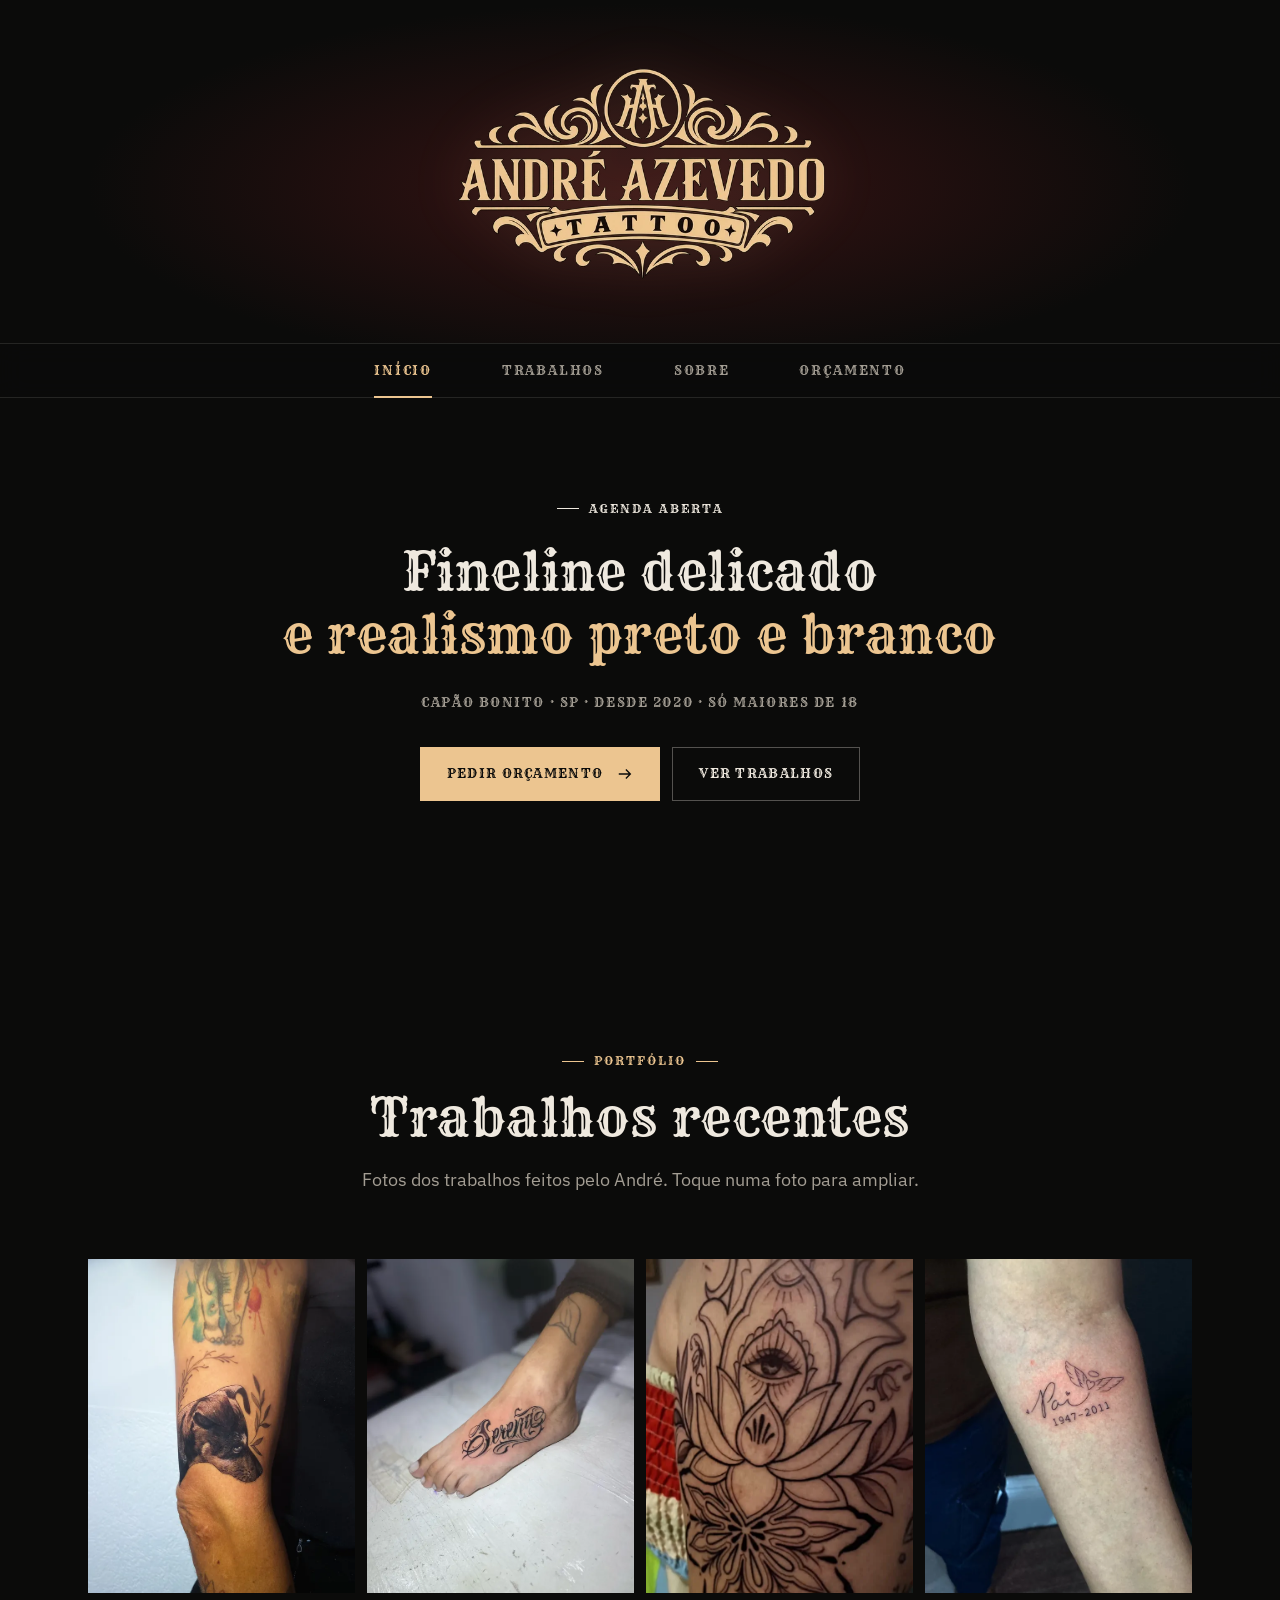
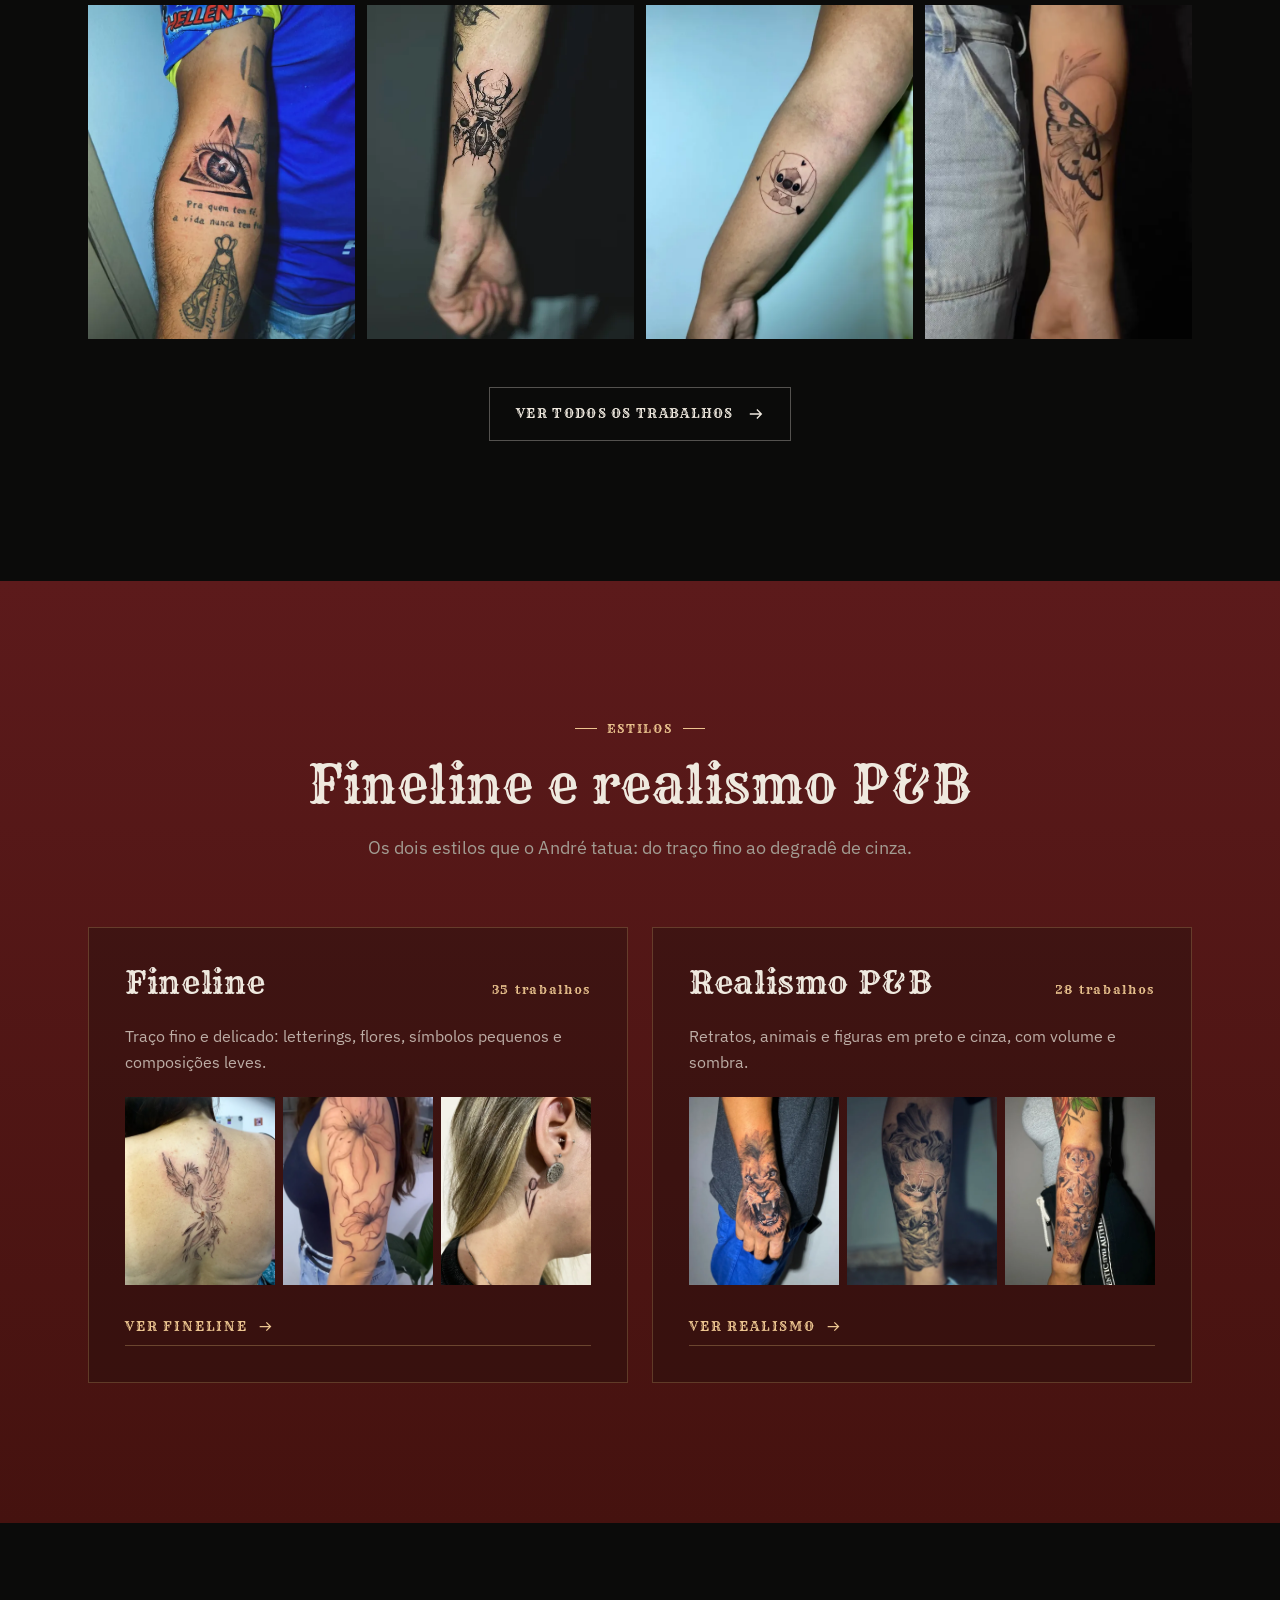
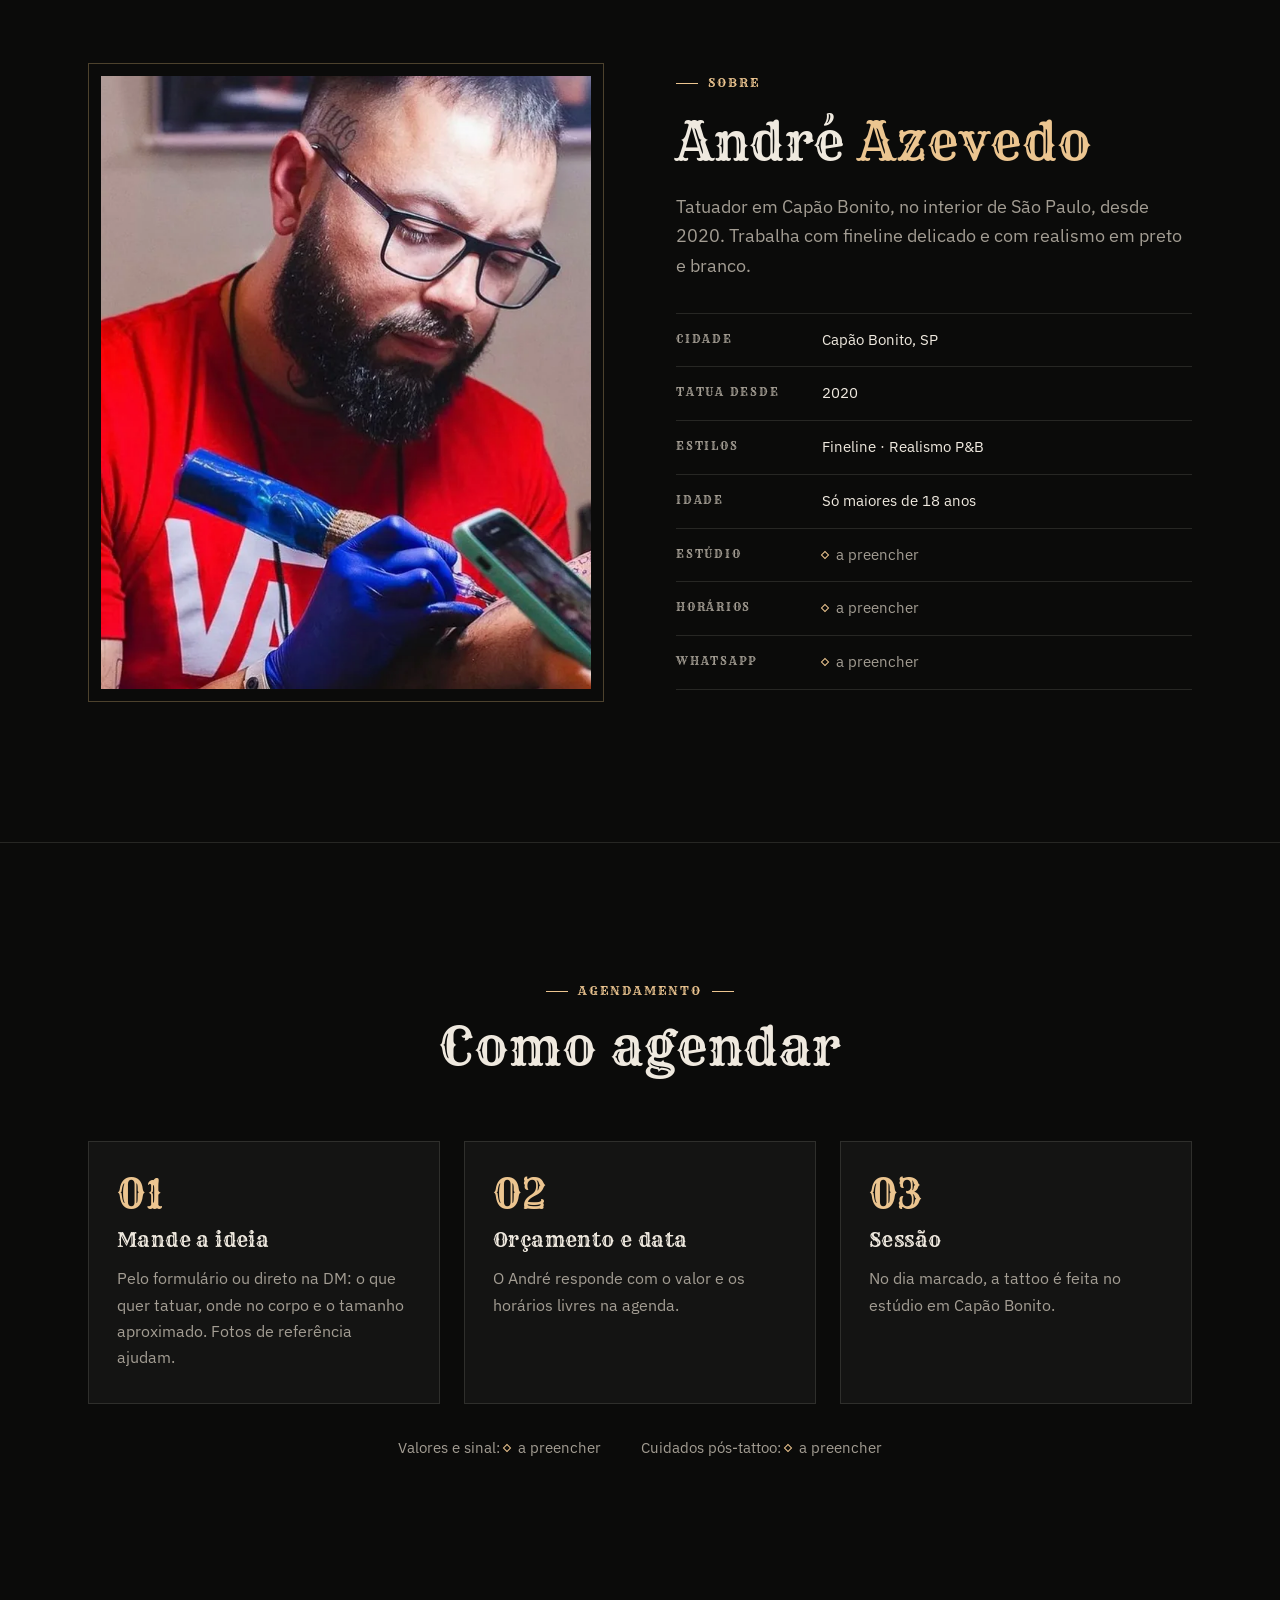
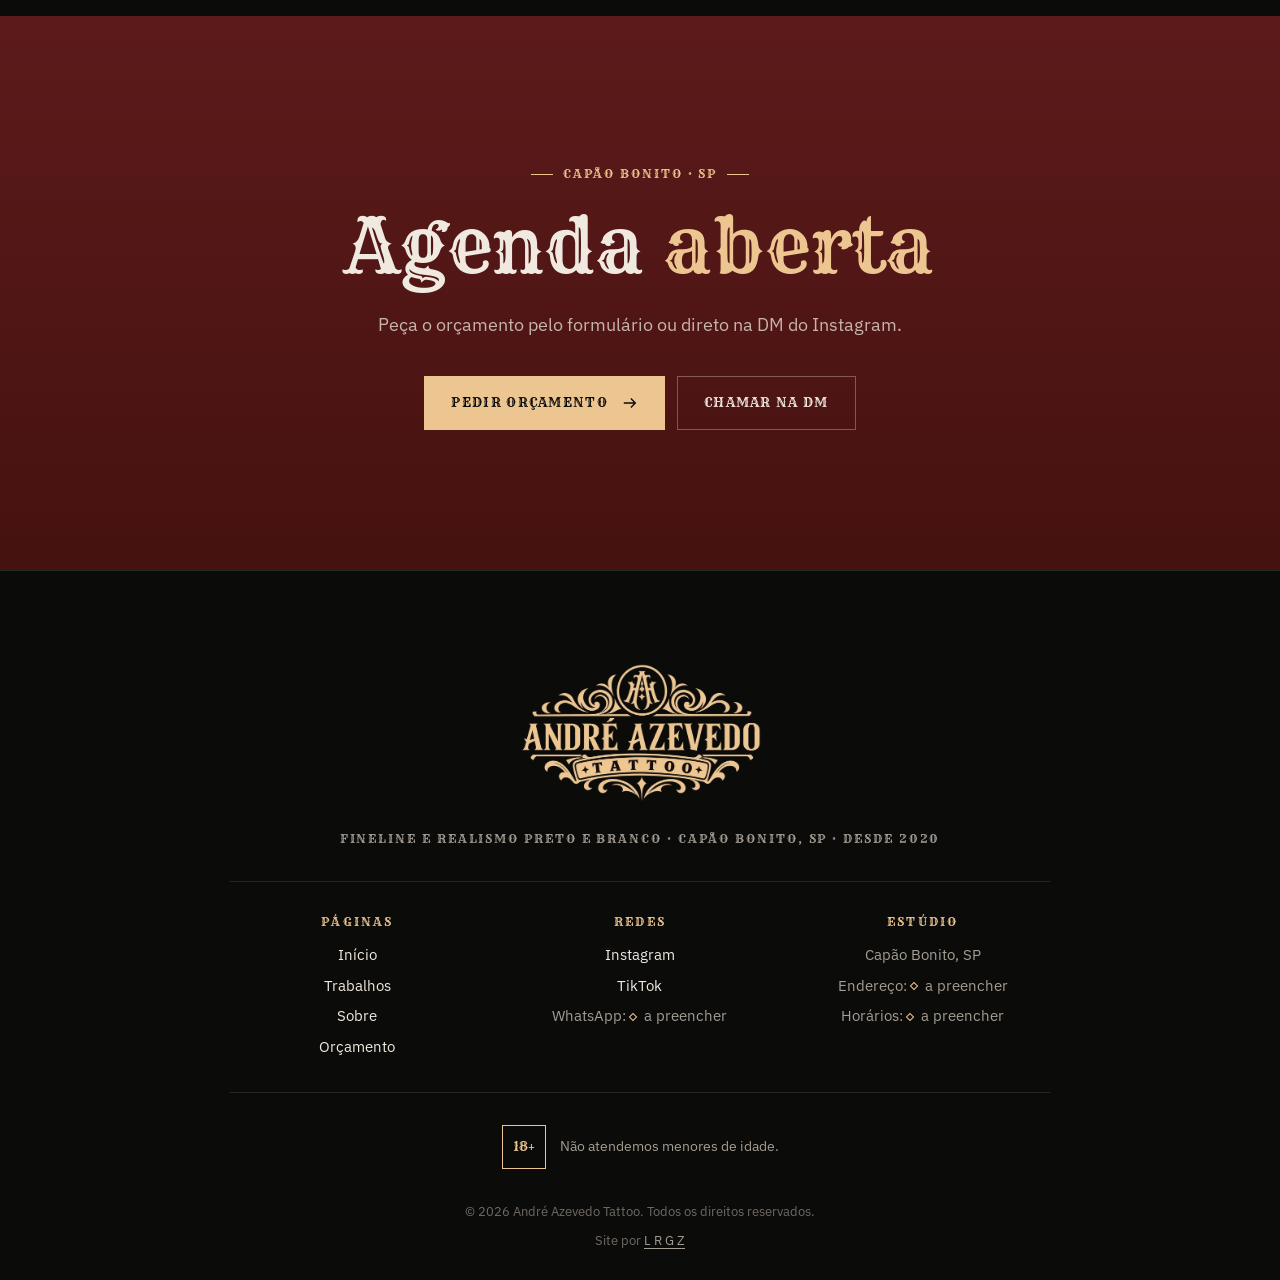
<file: index.html>
<!doctype html>
<html lang="pt-BR">
<head>
<meta charset="utf-8">
<meta name="viewport" content="width=device-width,initial-scale=1,viewport-fit=cover">
<title>André Azevedo · Tatuagem fineline e realismo P&B em Capão Bonito</title>
<meta name="description" content="André Azevedo tatua fineline delicado e realismo preto e branco em Capão Bonito, SP, desde 2020. Agenda aberta: peça seu orçamento.">
<meta name="robots" content="noindex">
<meta name="theme-color" content="#0b0b0a">
<meta property="og:type" content="website">
<meta property="og:title" content="André Azevedo · Tatuagem fineline e realismo P&B em Capão Bonito">
<meta property="og:description" content="André Azevedo tatua fineline delicado e realismo preto e branco em Capão Bonito, SP, desde 2020. Agenda aberta: peça seu orçamento.">
<meta property="og:image" content="https://azeugral.github.io/andre-azevedo/og-andre.jpg">
<meta property="og:locale" content="pt_BR">
<link rel="icon" href="favicon.ico" sizes="any">
<link rel="icon" href="favicon-32.png" type="image/png" sizes="32x32">
<link rel="apple-touch-icon" href="assets/img/icone-180.png">
<link rel="preconnect" href="https://fonts.googleapis.com">
<link rel="preconnect" href="https://fonts.gstatic.com" crossorigin>
<link rel="stylesheet" href="https://fonts.googleapis.com/css2?family=Rye&family=IBM+Plex+Sans:wght@400;500&display=swap">
<link rel="stylesheet" href="assets/css/site.css?v=8">
</head>
<body class="inicio">
<a class="sr" href="#conteudo">Pular para o conteúdo</a>
<div class="progresso" data-prog aria-hidden="true"><i></i></div>
<header class="topo">
  <a class="topo-logo" href="./" aria-label="André Azevedo Tattoo, início"><img src="assets/img/logo-andre-1200.webp" srcset="assets/img/logo-andre-640.webp 640w, assets/img/logo-andre-1200.webp 1200w" sizes="(min-width:760px) 400px, 68vw" alt="André Azevedo Tattoo" width="1200" height="670"></a>
</header>
<nav class="barra" aria-label="Principal"><ul class="menu"><li><a href="./" aria-current="page">Início</a></li><li><a href="trabalhos.html">Trabalhos</a></li><li><a href="./#sobre">Sobre</a></li><li><a href="orcamento.html">Orçamento</a></li></ul></nav>
<main id="conteudo">
<section class="hero" aria-labelledby="hero-t">
  <div class="wrap">
    <p class="rot hero-status">Agenda aberta</p>
    <h1 class="hero-frase" id="hero-t">Fineline delicado <span class="ouro">e realismo preto e branco</span></h1>
    <p class="hero-sub"><span>Capão Bonito · SP · desde 2020</span> <span>Só maiores de 18</span></p>
    <div class="acoes">
      <a class="btn" href="orcamento.html">Pedir orçamento <svg viewBox="0 0 18 18" aria-hidden="true"><path d="M2 9h13M10 4l5 5-5 5"/></svg></a>
      <a class="btn linha" href="trabalhos.html">Ver trabalhos</a>
    </div>
  </div>
</section>

<section class="secao" aria-labelledby="t-recentes">
  <div class="wrap">
    <div class="cab centro">
      <p class="rot">Portfólio</p>
      <h2 id="t-recentes" data-rv>Trabalhos recentes</h2>
      <p class="lead" data-rv>Fotos dos trabalhos feitos pelo André. Toque numa foto para ampliar.</p>
    </div>
    <div class="grade" data-grade data-limite="8"></div>
    <div class="mais"><a class="btn linha" href="trabalhos.html">Ver todos os trabalhos <svg viewBox="0 0 18 18" aria-hidden="true"><path d="M2 9h13M10 4l5 5-5 5"/></svg></a></div>
  </div>
</section>

<section class="secao vinho" aria-labelledby="t-estilos">
  <div class="wrap">
    <div class="cab centro">
      <p class="rot">Estilos</p>
      <h2 id="t-estilos" data-rv>Fineline e realismo P&amp;B</h2>
      <p class="lead" data-rv>Os dois estilos que o André tatua: do traço fino ao degradê de cinza.</p>
    </div>
    <div class="estilos">
      <article class="estilo" data-rv>
        <div class="estilo-cab"><h3>Fineline</h3><span class="n"><span data-conta="fineline"></span> trabalhos</span></div>
        <p>Traço fino e delicado: letterings, flores, símbolos pequenos e composições leves.</p>
        <div class="amostra" data-amostra="fineline" data-ids="aa-53,aa-48,aa-09"></div>
        <a class="link" href="trabalhos.html?estilo=fineline">Ver fineline <svg viewBox="0 0 18 18" aria-hidden="true"><path d="M2 9h13M10 4l5 5-5 5"/></svg></a>
      </article>
      <article class="estilo" data-rv>
        <div class="estilo-cab"><h3>Realismo P&amp;B</h3><span class="n"><span data-conta="realismo"></span> trabalhos</span></div>
        <p>Retratos, animais e figuras em preto e cinza, com volume e sombra.</p>
        <div class="amostra" data-amostra="realismo" data-ids="aa-17,aa-19,aa-62"></div>
        <a class="link" href="trabalhos.html?estilo=realismo">Ver realismo <svg viewBox="0 0 18 18" aria-hidden="true"><path d="M2 9h13M10 4l5 5-5 5"/></svg></a>
      </article>
    </div>
  </div>
</section>

<section class="secao" id="sobre" aria-labelledby="t-sobre">
  <div class="wrap sobre">
    <figure class="moldura" data-rv>
      <div class="quadro"><img src="assets/img/andre-700.webp" srcset="assets/img/andre-700.webp 700w, assets/img/andre-1300.webp 1300w" sizes="(min-width:960px) 45vw, 100vw" alt="André Azevedo tatuando" loading="lazy" width="700" height="812" style="object-position:50% 28%"></div>
    </figure>
    <div class="sobre-texto">
      <p class="rot" data-rv>Sobre</p>
      <h2 id="t-sobre" data-rv>André <span class="ouro">Azevedo</span></h2>
      <p class="lead" data-rv>Tatuador em Capão Bonito, no interior de São Paulo, desde 2020. Trabalha com fineline delicado e com realismo em preto e branco.</p>
      <ul class="fatos" data-rv>
        <li><span>Cidade</span><span>Capão Bonito, SP</span></li>
        <li><span>Tatua desde</span><span>2020</span></li>
        <li><span>Estilos</span><span>Fineline · Realismo P&amp;B</span></li>
        <li><span>Idade</span><span>Só maiores de 18 anos</span></li>
        <li><span>Estúdio</span><em class="a-preencher">a preencher</em></li>
        <li><span>Horários</span><em class="a-preencher">a preencher</em></li>
        <li><span>WhatsApp</span><em class="a-preencher">a preencher</em></li>
      </ul>
    </div>
  </div>
</section>

<section class="secao" aria-labelledby="t-agendar">
  <div class="wrap">
    <div class="cab centro">
      <p class="rot">Agendamento</p>
      <h2 id="t-agendar" data-rv>Como agendar</h2>
    </div>
    <ol class="passos">
      <li data-rv><span class="n" aria-hidden="true">01</span><h3>Mande a ideia</h3><p>Pelo formulário ou direto na DM: o que quer tatuar, onde no corpo e o tamanho aproximado. Fotos de referência ajudam.</p></li>
      <li data-rv><span class="n" aria-hidden="true">02</span><h3>Orçamento e data</h3><p>O André responde com o valor e os horários livres na agenda.</p></li>
      <li data-rv><span class="n" aria-hidden="true">03</span><h3>Sessão</h3><p>No dia marcado, a tattoo é feita no estúdio em Capão Bonito.</p></li>
    </ol>
    <p class="passos-nota"><span>Valores e sinal: <em class="a-preencher">a preencher</em></span><span>Cuidados pós-tattoo: <em class="a-preencher">a preencher</em></span></p>
  </div>
</section>

<section class="secao vinho chamada" aria-labelledby="t-chamada">
  <div class="wrap centro">
    <p class="rot" data-rv>Capão Bonito · SP</p>
    <h2 id="t-chamada" data-rv>Agenda <span class="ouro">aberta</span></h2>
    <p class="lead" data-rv>Peça o orçamento pelo formulário ou direto na DM do Instagram.</p>
    <div class="acoes" data-rv>
      <a class="btn" href="orcamento.html">Pedir orçamento <svg viewBox="0 0 18 18" aria-hidden="true"><path d="M2 9h13M10 4l5 5-5 5"/></svg></a>
      <a class="btn linha" data-dm href="https://www.instagram.com/andreazevedotattoo/" target="_blank" rel="noopener">Chamar na DM</a>
    </div>
  </div>
</section>
</main>
<footer class="rodape">
  <div class="wrap">
    <a class="rodape-logo" href="./" aria-label="André Azevedo Tattoo, início"><img src="assets/img/logo-andre-640.webp" alt="André Azevedo Tattoo" width="640" height="357" loading="lazy"></a>
    <p class="rodape-frase">Fineline e realismo preto e branco · Capão Bonito, SP · desde 2020</p>
    <div class="colunas">
      <div><h4>Páginas</h4><ul><li><a href="./">Início</a></li><li><a href="trabalhos.html">Trabalhos</a></li><li><a href="./#sobre">Sobre</a></li><li><a href="orcamento.html">Orçamento</a></li></ul></div>
      <div><h4>Redes</h4><ul><li><a href="https://www.instagram.com/andreazevedotattoo/" target="_blank" rel="noopener">Instagram</a></li><li><a href="https://www.tiktok.com/@andreazevedotattoo" target="_blank" rel="noopener">TikTok</a></li><li>WhatsApp: <em class="a-preencher">a preencher</em></li></ul></div>
      <div><h4>Estúdio</h4><ul><li>Capão Bonito, SP</li><li>Endereço: <em class="a-preencher">a preencher</em></li><li>Horários: <em class="a-preencher">a preencher</em></li></ul></div>
    </div>
    <p class="aviso18"><b>18+</b>Não atendemos menores de idade.</p>
    <div class="base"><span>© <span data-ano>2026</span> André Azevedo Tattoo. Todos os direitos reservados.</span><span>Site por <a href="https://lrgz.com.br" target="_blank" rel="noopener">L R G Z</a></span></div>
  </div>
</footer>
<div class="lb" role="dialog" aria-modal="true" aria-label="Foto ampliada" aria-hidden="true">
  <div class="lb-topo"><span class="rot" data-cont></span><button type="button" data-fechar>Fechar</button></div>
  <div class="lb-palco"><img alt=""></div>
  <div class="lb-base"><button type="button" data-ant aria-label="Anterior">&larr;</button><span class="rot" data-leg></span><button type="button" data-prox aria-label="Próxima">&rarr;</button></div>
</div>
<script src="assets/js/obras.js?v=8"></script>
<script src="assets/js/site.js?v=8"></script>
</body>
</html>
</file>
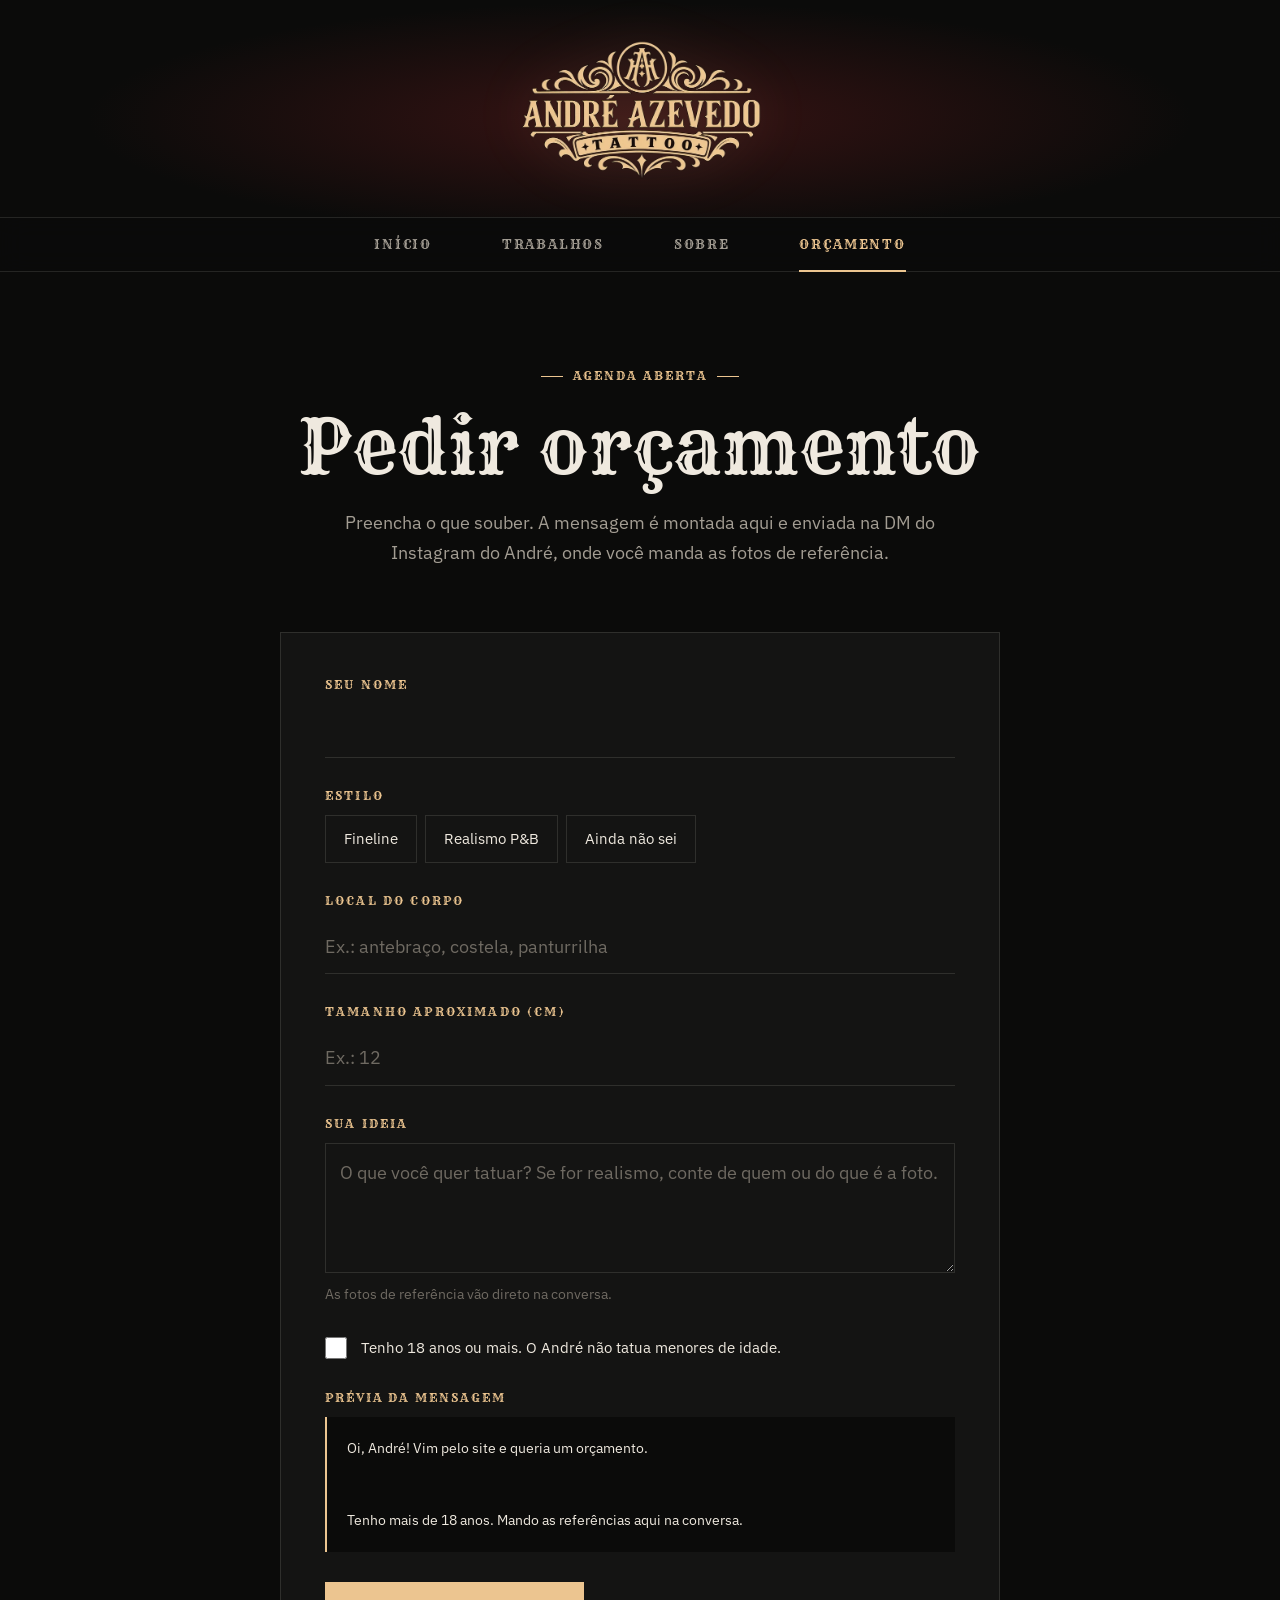
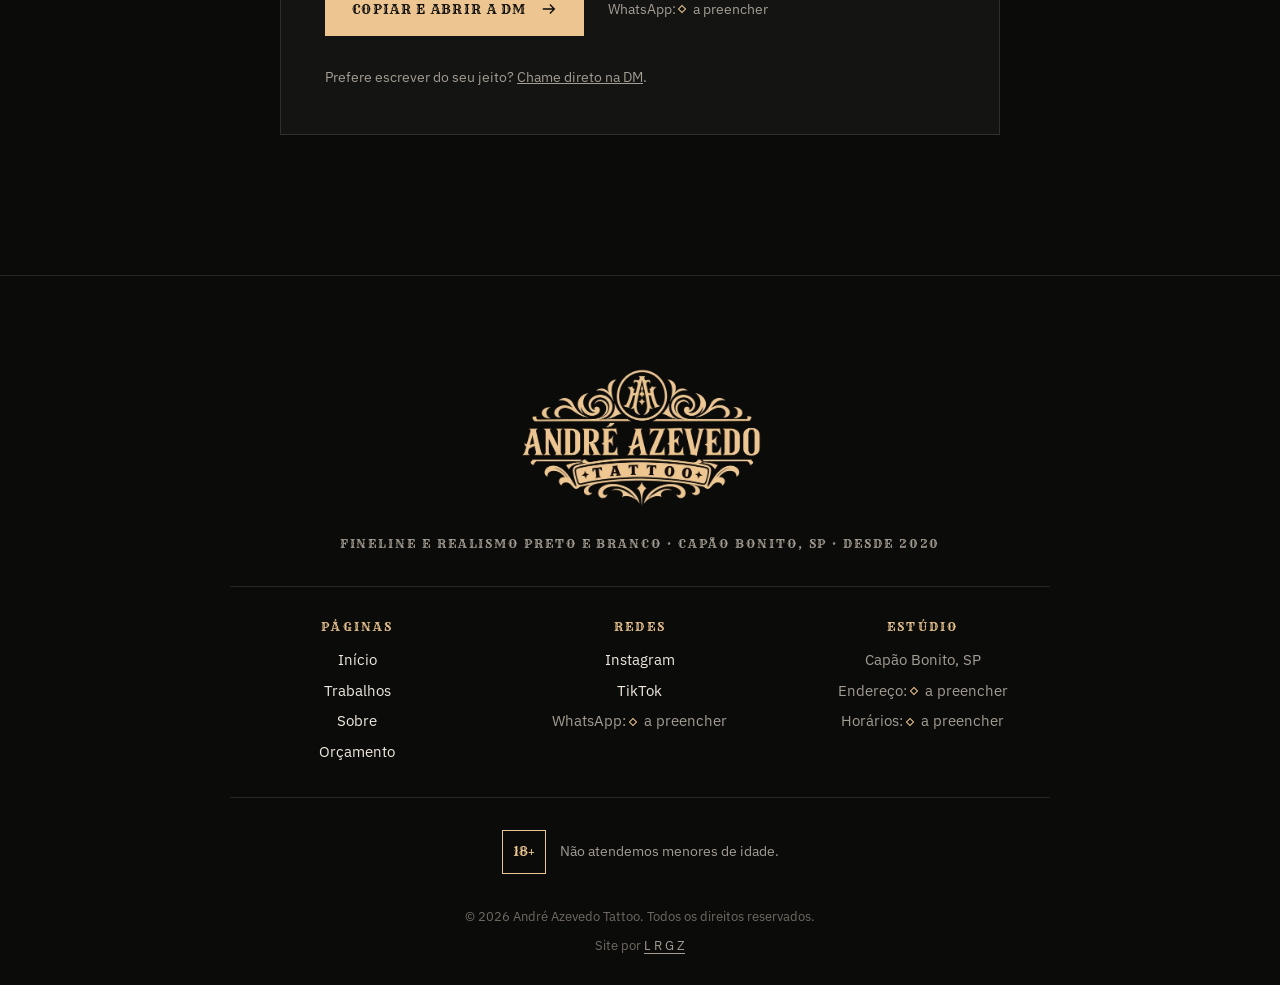
<file: orcamento.html>
<!doctype html>
<html lang="pt-BR">
<head>
<meta charset="utf-8">
<meta name="viewport" content="width=device-width,initial-scale=1,viewport-fit=cover">
<title>Orçamento · André Azevedo Tattoo</title>
<meta name="description" content="Peça um orçamento de tatuagem fineline ou realismo P&B com André Azevedo, em Capão Bonito, SP.">
<meta name="robots" content="noindex">
<meta name="theme-color" content="#0b0b0a">
<meta property="og:type" content="website">
<meta property="og:title" content="Orçamento · André Azevedo Tattoo">
<meta property="og:description" content="Peça um orçamento de tatuagem fineline ou realismo P&B com André Azevedo, em Capão Bonito, SP.">
<meta property="og:image" content="https://azeugral.github.io/andre-azevedo/og-andre.jpg">
<meta property="og:locale" content="pt_BR">
<link rel="icon" href="favicon.ico" sizes="any">
<link rel="icon" href="favicon-32.png" type="image/png" sizes="32x32">
<link rel="apple-touch-icon" href="assets/img/icone-180.png">
<link rel="preconnect" href="https://fonts.googleapis.com">
<link rel="preconnect" href="https://fonts.gstatic.com" crossorigin>
<link rel="stylesheet" href="https://fonts.googleapis.com/css2?family=Rye&family=IBM+Plex+Sans:wght@400;500&display=swap">
<link rel="stylesheet" href="assets/css/site.css?v=8">
</head>
<body class="interna">
<a class="sr" href="#conteudo">Pular para o conteúdo</a>
<div class="progresso" data-prog aria-hidden="true"><i></i></div>
<header class="topo">
  <a class="topo-logo" href="./" aria-label="André Azevedo Tattoo, início"><img src="assets/img/logo-andre-1200.webp" srcset="assets/img/logo-andre-640.webp 640w, assets/img/logo-andre-1200.webp 1200w" sizes="(min-width:760px) 400px, 68vw" alt="André Azevedo Tattoo" width="1200" height="670"></a>
</header>
<nav class="barra" aria-label="Principal"><ul class="menu"><li><a href="./">Início</a></li><li><a href="trabalhos.html">Trabalhos</a></li><li><a href="./#sobre">Sobre</a></li><li><a href="orcamento.html" aria-current="page">Orçamento</a></li></ul></nav>
<main id="conteudo">
<section class="secao topo-pag" aria-labelledby="t-orc">
  <div class="wrap">
    <div class="cab centro">
      <p class="rot">Agenda aberta</p>
      <h1 id="t-orc">Pedir orçamento</h1>
      <p class="lead">Preencha o que souber. A mensagem é montada aqui e enviada na DM do Instagram do André, onde você manda as fotos de referência.</p>
    </div>
    <form class="form" data-orcamento novalidate>
      <div class="campo">
        <label for="nome">Seu nome</label>
        <input type="text" id="nome" name="nome" autocomplete="given-name" required>
      </div>
      <fieldset class="campo">
        <legend>Estilo</legend>
        <div class="opcoes">
          <label><input type="radio" name="estilo" value="Fineline"><span>Fineline</span></label>
          <label><input type="radio" name="estilo" value="Realismo P&amp;B"><span>Realismo P&amp;B</span></label>
          <label><input type="radio" name="estilo" value="Ainda não sei"><span>Ainda não sei</span></label>
        </div>
      </fieldset>
      <div class="campo">
        <label for="local">Local do corpo</label>
        <input type="text" id="local" name="local" placeholder="Ex.: antebraço, costela, panturrilha">
      </div>
      <div class="campo">
        <label for="tamanho">Tamanho aproximado (cm)</label>
        <input type="number" id="tamanho" name="tamanho" inputmode="numeric" min="1" max="200" placeholder="Ex.: 12">
      </div>
      <div class="campo">
        <label for="ideia">Sua ideia</label>
        <textarea id="ideia" name="ideia" required placeholder="O que você quer tatuar? Se for realismo, conte de quem ou do que é a foto."></textarea>
        <small>As fotos de referência vão direto na conversa.</small>
      </div>
      <label class="check"><input type="checkbox" name="maior" required><span>Tenho 18 anos ou mais. O André não tatua menores de idade.</span></label>
      <div class="campo">
        <span class="campo-rot" style="font:400 12px/1.4 var(--mono);letter-spacing:.16em;text-transform:uppercase;color:var(--ouro)">Prévia da mensagem</span>
        <div class="previa" aria-live="polite"></div>
      </div>
      <div class="envio">
        <button class="btn" type="submit">Copiar e abrir a DM <svg viewBox="0 0 18 18" aria-hidden="true"><path d="M2 9h13M10 4l5 5-5 5"/></svg></button>
        <p class="nota">WhatsApp: <em class="a-preencher">a preencher</em></p>
      </div>
      <p class="ok" role="status">Mensagem copiada. Na conversa do Instagram, cole o texto e mande as fotos de referência.</p>
      <p class="nota">Prefere escrever do seu jeito? <a data-dm href="https://www.instagram.com/andreazevedotattoo/" target="_blank" rel="noopener">Chame direto na DM</a>.</p>
    </form>
  </div>
</section>
</main>
<footer class="rodape">
  <div class="wrap">
    <a class="rodape-logo" href="./" aria-label="André Azevedo Tattoo, início"><img src="assets/img/logo-andre-640.webp" alt="André Azevedo Tattoo" width="640" height="357" loading="lazy"></a>
    <p class="rodape-frase">Fineline e realismo preto e branco · Capão Bonito, SP · desde 2020</p>
    <div class="colunas">
      <div><h4>Páginas</h4><ul><li><a href="./">Início</a></li><li><a href="trabalhos.html">Trabalhos</a></li><li><a href="./#sobre">Sobre</a></li><li><a href="orcamento.html">Orçamento</a></li></ul></div>
      <div><h4>Redes</h4><ul><li><a href="https://www.instagram.com/andreazevedotattoo/" target="_blank" rel="noopener">Instagram</a></li><li><a href="https://www.tiktok.com/@andreazevedotattoo" target="_blank" rel="noopener">TikTok</a></li><li>WhatsApp: <em class="a-preencher">a preencher</em></li></ul></div>
      <div><h4>Estúdio</h4><ul><li>Capão Bonito, SP</li><li>Endereço: <em class="a-preencher">a preencher</em></li><li>Horários: <em class="a-preencher">a preencher</em></li></ul></div>
    </div>
    <p class="aviso18"><b>18+</b>Não atendemos menores de idade.</p>
    <div class="base"><span>© <span data-ano>2026</span> André Azevedo Tattoo. Todos os direitos reservados.</span><span>Site por <a href="https://lrgz.com.br" target="_blank" rel="noopener">L R G Z</a></span></div>
  </div>
</footer>
<script src="assets/js/obras.js?v=8"></script>
<script src="assets/js/site.js?v=8"></script>
</body>
</html>
</file>
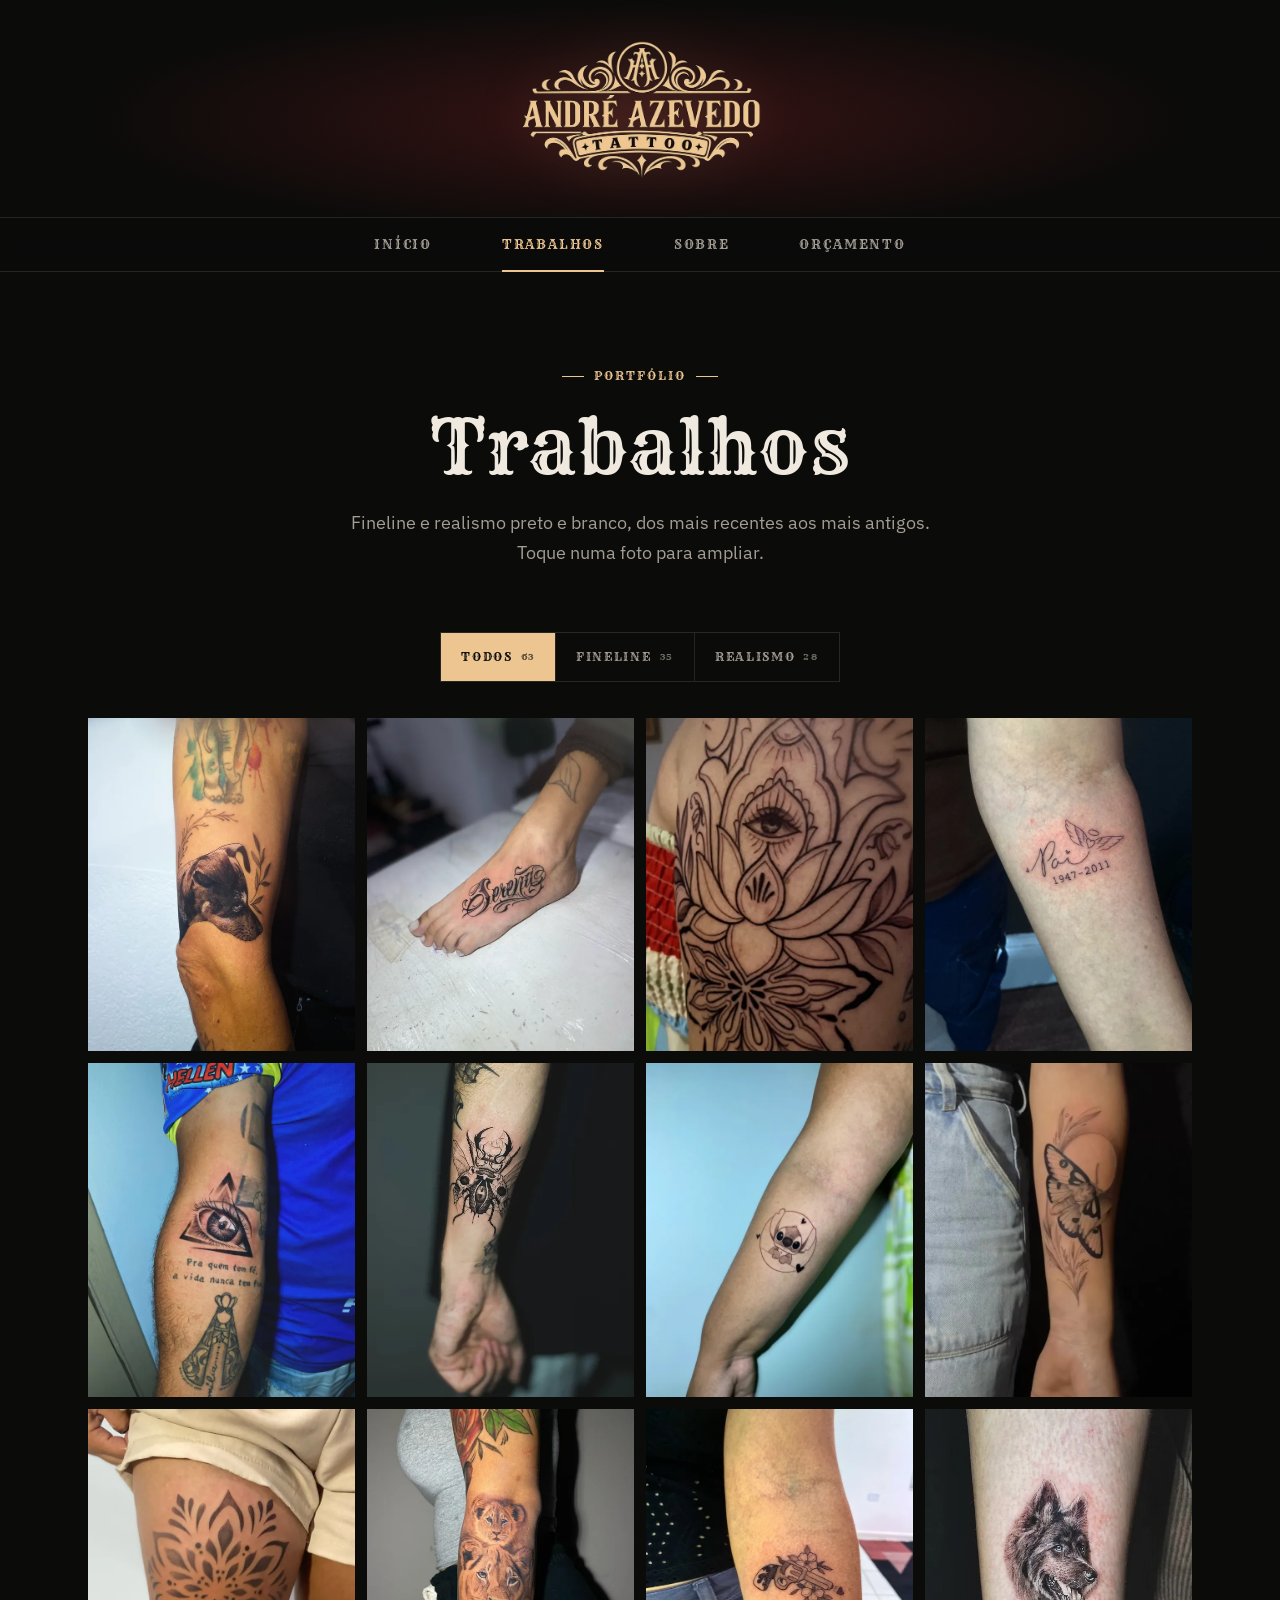
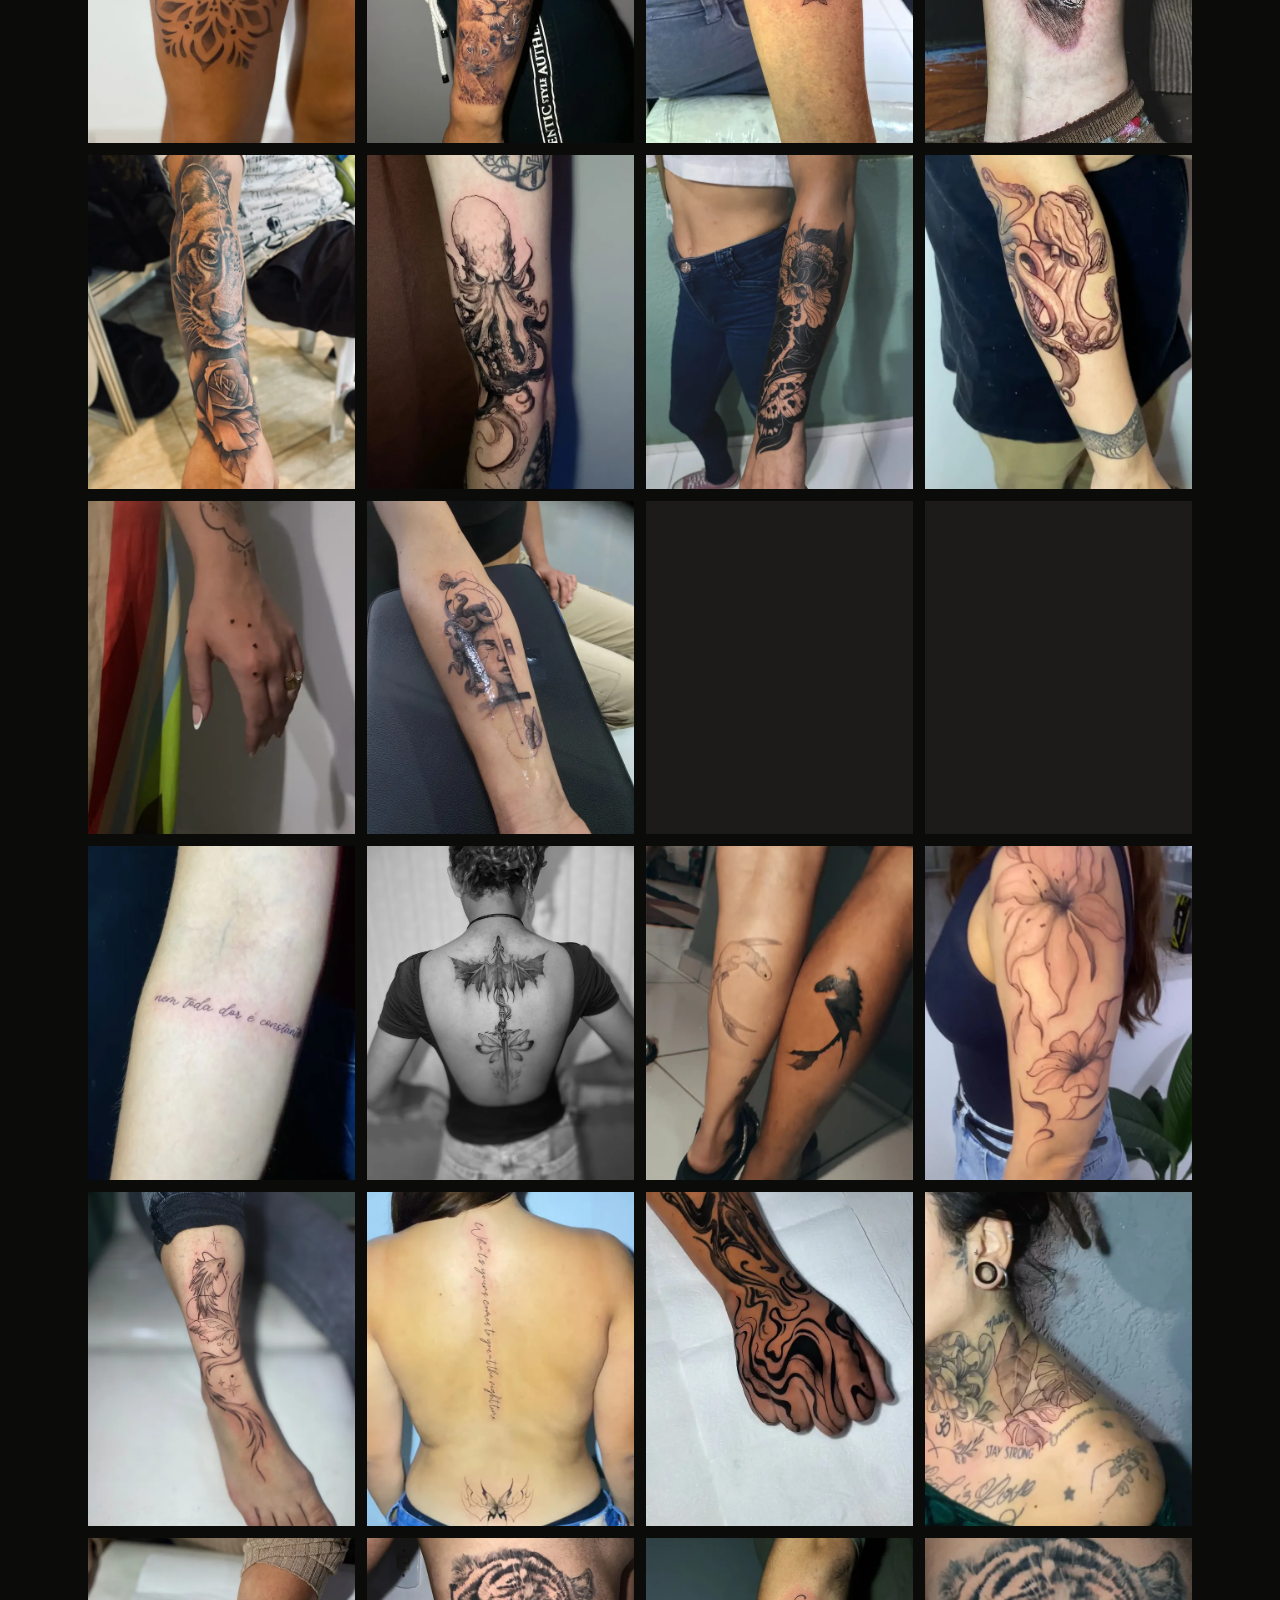
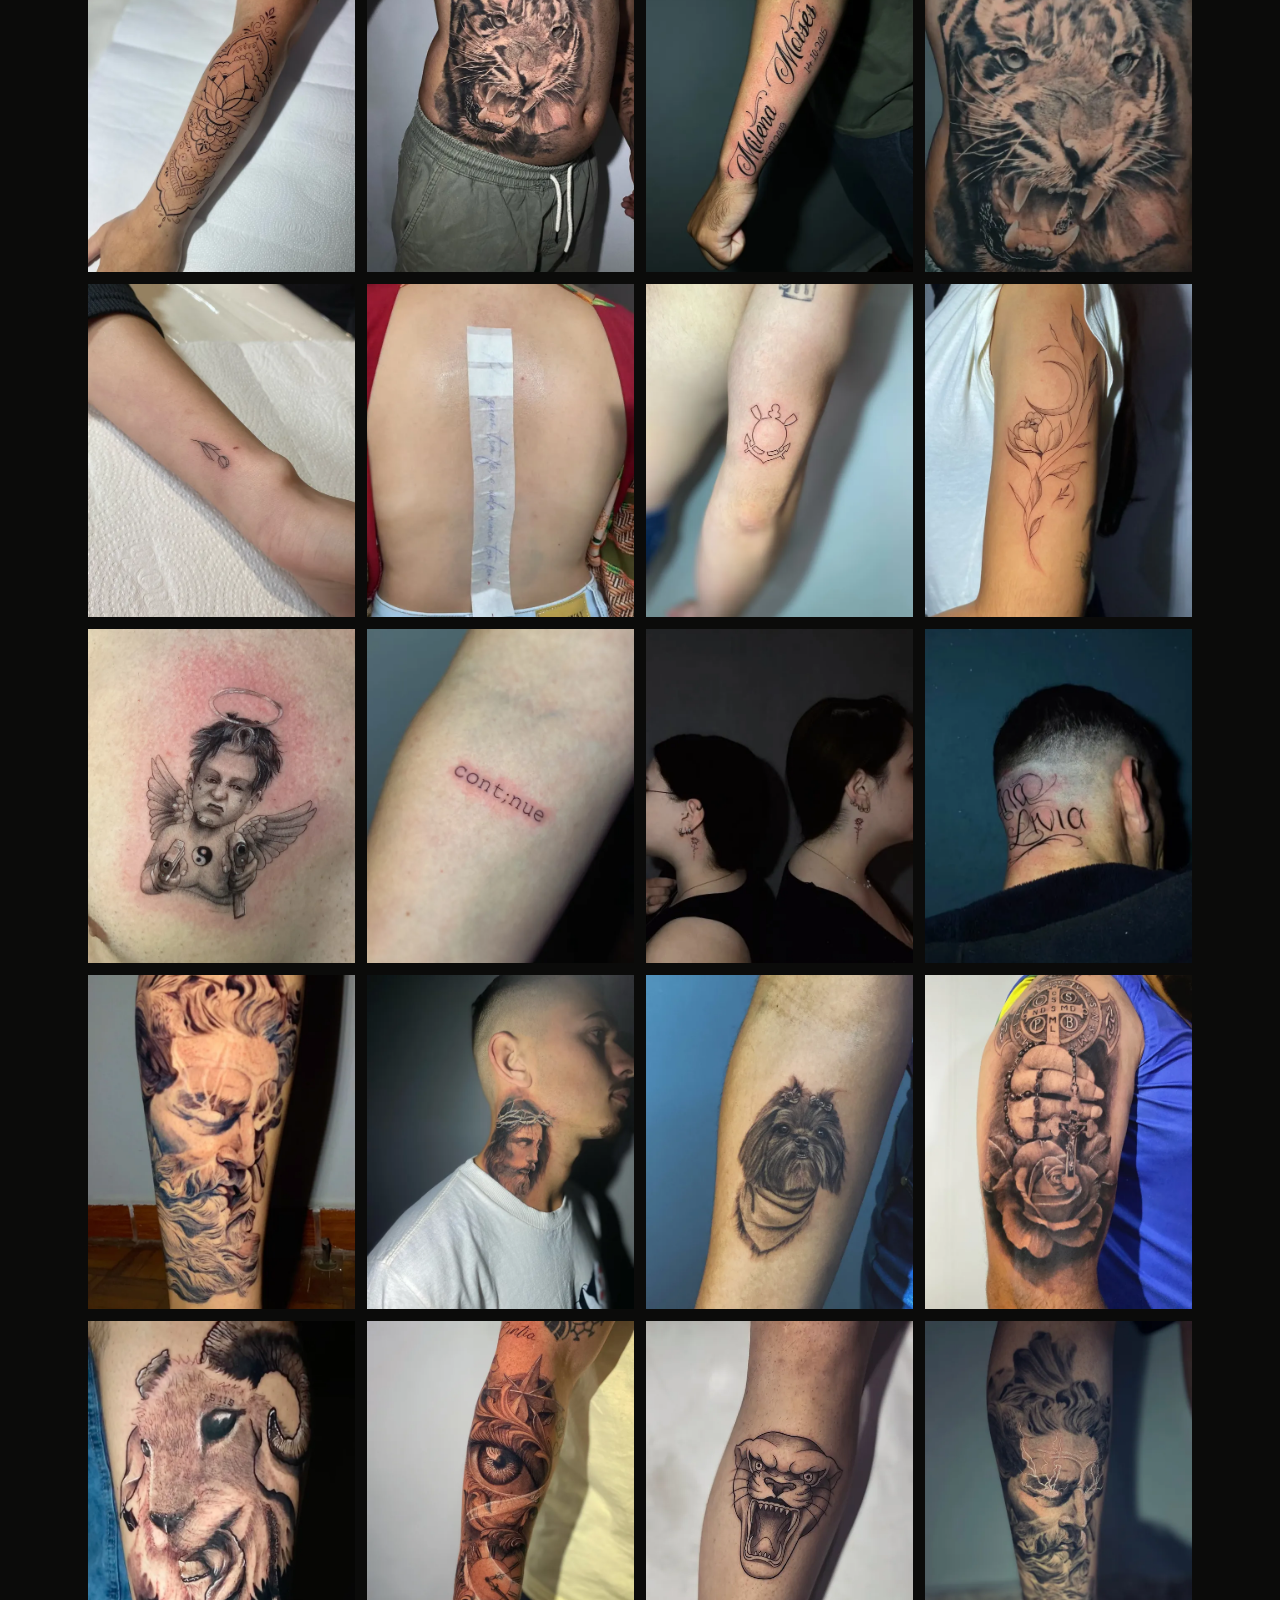
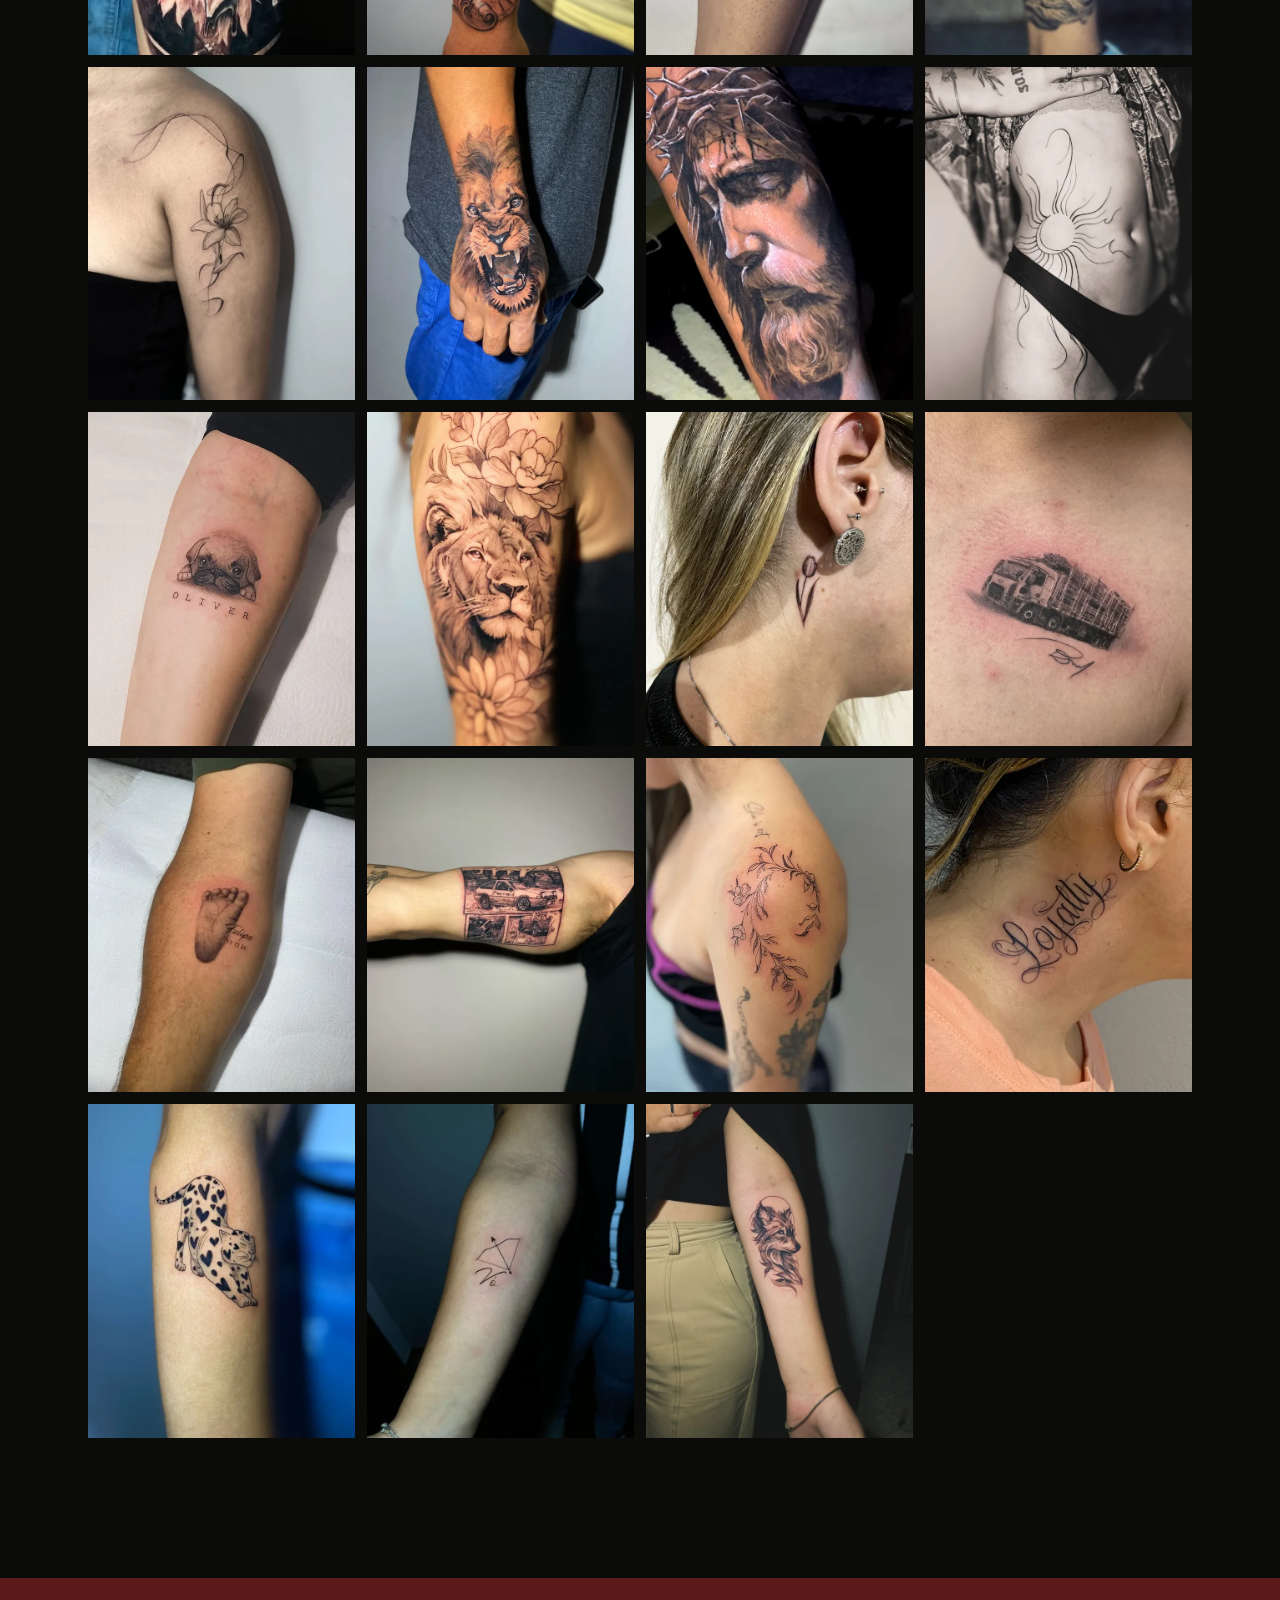
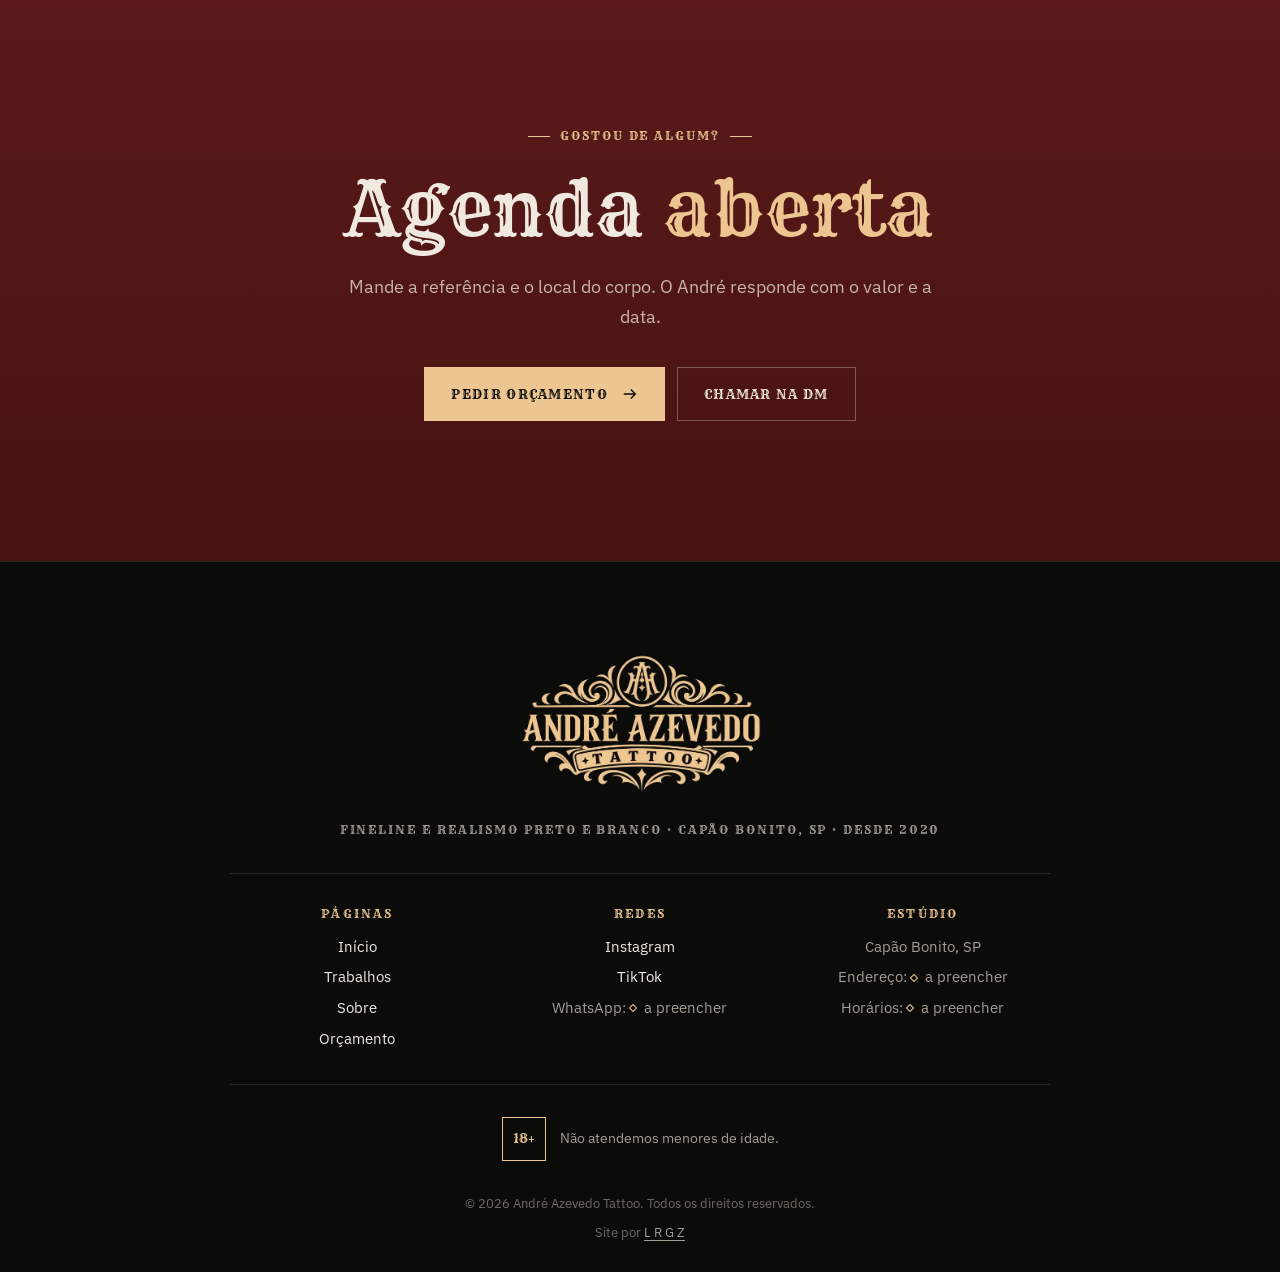
<file: trabalhos.html>
<!doctype html>
<html lang="pt-BR">
<head>
<meta charset="utf-8">
<meta name="viewport" content="width=device-width,initial-scale=1,viewport-fit=cover">
<title>Trabalhos · André Azevedo Tattoo</title>
<meta name="description" content="Portfólio de André Azevedo: tatuagens fineline e realismo preto e branco feitas em Capão Bonito, SP.">
<meta name="robots" content="noindex">
<meta name="theme-color" content="#0b0b0a">
<meta property="og:type" content="website">
<meta property="og:title" content="Trabalhos · André Azevedo Tattoo">
<meta property="og:description" content="Portfólio de André Azevedo: tatuagens fineline e realismo preto e branco feitas em Capão Bonito, SP.">
<meta property="og:image" content="https://azeugral.github.io/andre-azevedo/og-andre.jpg">
<meta property="og:locale" content="pt_BR">
<link rel="icon" href="favicon.ico" sizes="any">
<link rel="icon" href="favicon-32.png" type="image/png" sizes="32x32">
<link rel="apple-touch-icon" href="assets/img/icone-180.png">
<link rel="preconnect" href="https://fonts.googleapis.com">
<link rel="preconnect" href="https://fonts.gstatic.com" crossorigin>
<link rel="stylesheet" href="https://fonts.googleapis.com/css2?family=Rye&family=IBM+Plex+Sans:wght@400;500&display=swap">
<link rel="stylesheet" href="assets/css/site.css?v=8">
</head>
<body class="interna">
<a class="sr" href="#conteudo">Pular para o conteúdo</a>
<div class="progresso" data-prog aria-hidden="true"><i></i></div>
<header class="topo">
  <a class="topo-logo" href="./" aria-label="André Azevedo Tattoo, início"><img src="assets/img/logo-andre-1200.webp" srcset="assets/img/logo-andre-640.webp 640w, assets/img/logo-andre-1200.webp 1200w" sizes="(min-width:760px) 400px, 68vw" alt="André Azevedo Tattoo" width="1200" height="670"></a>
</header>
<nav class="barra" aria-label="Principal"><ul class="menu"><li><a href="./">Início</a></li><li><a href="trabalhos.html" aria-current="page">Trabalhos</a></li><li><a href="./#sobre">Sobre</a></li><li><a href="orcamento.html">Orçamento</a></li></ul></nav>
<main id="conteudo">
<section class="secao topo-pag" aria-labelledby="t-trab">
  <div class="wrap">
    <div class="cab centro">
      <p class="rot">Portfólio</p>
      <h1 id="t-trab">Trabalhos</h1>
      <p class="lead">Fineline e realismo preto e branco, dos mais recentes aos mais antigos. Toque numa foto para ampliar.</p>
    </div>
    <div class="filtros-wrap">
      <div class="filtros" role="group" aria-label="Filtrar por estilo">
        <button type="button" data-f="todos" aria-pressed="true">Todos <sup></sup></button>
        <button type="button" data-f="fineline" aria-pressed="false">Fineline <sup></sup></button>
        <button type="button" data-f="realismo" aria-pressed="false">Realismo <sup></sup></button>
      </div>
    </div>
    <div class="grade" data-grade></div>
  </div>
</section>
<section class="secao vinho chamada" aria-labelledby="t-chamada">
  <div class="wrap centro">
    <p class="rot">Gostou de algum?</p>
    <h2 id="t-chamada">Agenda <span class="ouro">aberta</span></h2>
    <p class="lead">Mande a referência e o local do corpo. O André responde com o valor e a data.</p>
    <div class="acoes">
      <a class="btn" href="orcamento.html">Pedir orçamento <svg viewBox="0 0 18 18" aria-hidden="true"><path d="M2 9h13M10 4l5 5-5 5"/></svg></a>
      <a class="btn linha" data-dm href="https://www.instagram.com/andreazevedotattoo/" target="_blank" rel="noopener">Chamar na DM</a>
    </div>
  </div>
</section>
</main>
<footer class="rodape">
  <div class="wrap">
    <a class="rodape-logo" href="./" aria-label="André Azevedo Tattoo, início"><img src="assets/img/logo-andre-640.webp" alt="André Azevedo Tattoo" width="640" height="357" loading="lazy"></a>
    <p class="rodape-frase">Fineline e realismo preto e branco · Capão Bonito, SP · desde 2020</p>
    <div class="colunas">
      <div><h4>Páginas</h4><ul><li><a href="./">Início</a></li><li><a href="trabalhos.html">Trabalhos</a></li><li><a href="./#sobre">Sobre</a></li><li><a href="orcamento.html">Orçamento</a></li></ul></div>
      <div><h4>Redes</h4><ul><li><a href="https://www.instagram.com/andreazevedotattoo/" target="_blank" rel="noopener">Instagram</a></li><li><a href="https://www.tiktok.com/@andreazevedotattoo" target="_blank" rel="noopener">TikTok</a></li><li>WhatsApp: <em class="a-preencher">a preencher</em></li></ul></div>
      <div><h4>Estúdio</h4><ul><li>Capão Bonito, SP</li><li>Endereço: <em class="a-preencher">a preencher</em></li><li>Horários: <em class="a-preencher">a preencher</em></li></ul></div>
    </div>
    <p class="aviso18"><b>18+</b>Não atendemos menores de idade.</p>
    <div class="base"><span>© <span data-ano>2026</span> André Azevedo Tattoo. Todos os direitos reservados.</span><span>Site por <a href="https://lrgz.com.br" target="_blank" rel="noopener">L R G Z</a></span></div>
  </div>
</footer>
<div class="lb" role="dialog" aria-modal="true" aria-label="Foto ampliada" aria-hidden="true">
  <div class="lb-topo"><span class="rot" data-cont></span><button type="button" data-fechar>Fechar</button></div>
  <div class="lb-palco"><img alt=""></div>
  <div class="lb-base"><button type="button" data-ant aria-label="Anterior">&larr;</button><span class="rot" data-leg></span><button type="button" data-prox aria-label="Próxima">&rarr;</button></div>
</div>
<script src="assets/js/obras.js?v=8"></script>
<script src="assets/js/site.js?v=8"></script>
</body>
</html>
</file>
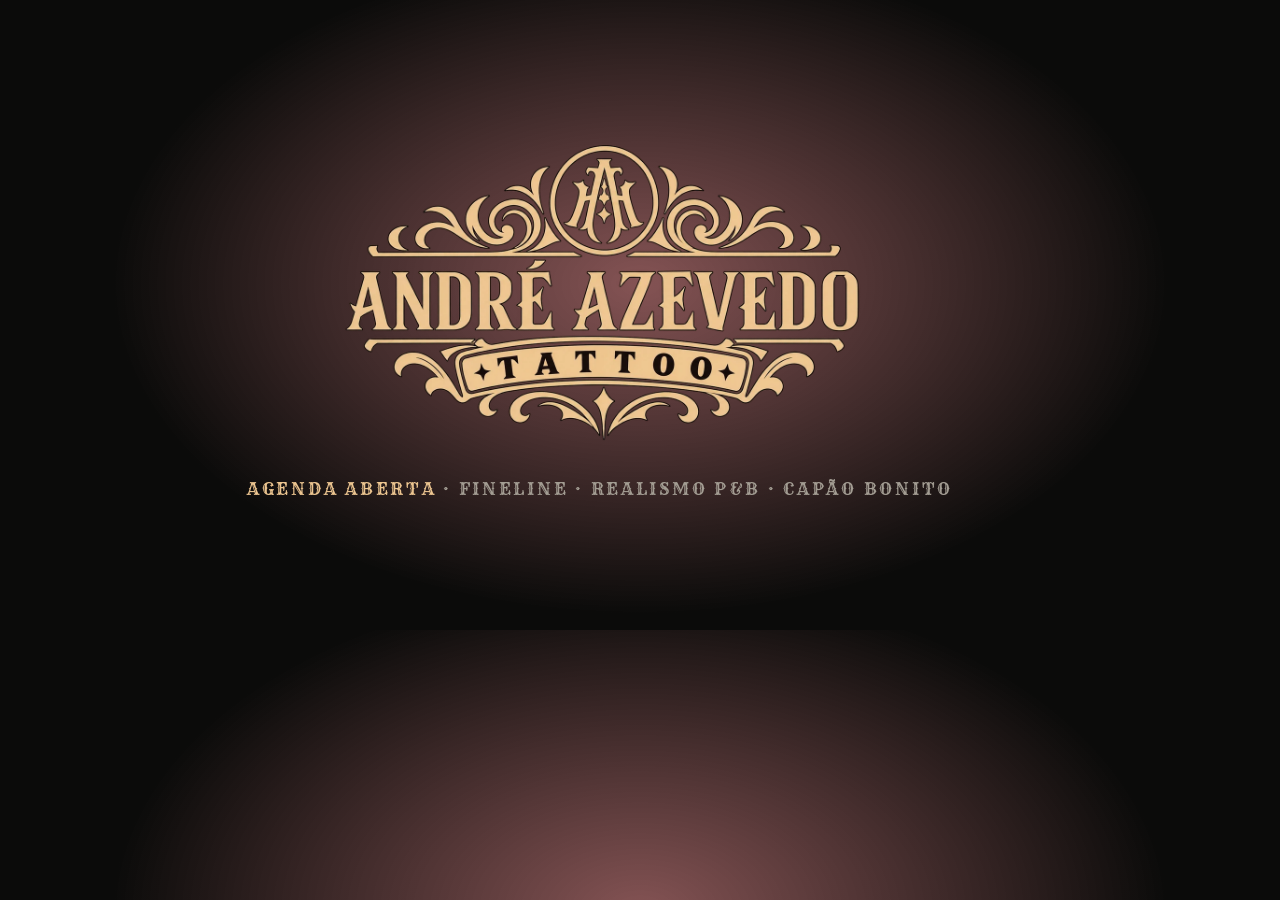
<file: tools/og.html>
<!doctype html>
<html lang="pt-BR"><head><meta charset="utf-8">
<!-- Gera og-andre.jpg (1200x630). Conteúdo no quadrado central: o WhatsApp recorta assim. -->
<link rel="stylesheet" href="https://fonts.googleapis.com/css2?family=Rye&display=swap">
<style>
body{margin:0;width:1200px;height:630px;background:radial-gradient(ellipse 55% 70% at 50% 45%,rgba(92,26,27,.75),#0b0b0a 75%);display:flex;flex-direction:column;align-items:center;justify-content:center;gap:34px;overflow:hidden}
img{width:560px}
p{font:400 17px/1 "Rye";letter-spacing:.16em;text-transform:uppercase;color:#a39d93;margin:0}p b{color:#ecc590;font-weight:400}
</style></head>
<body><img src="../assets/img/logo-andre-1200.webp" alt=""><p><b>Agenda aberta</b> · Fineline · Realismo P&amp;B · Capão Bonito</p></body></html>
</file>
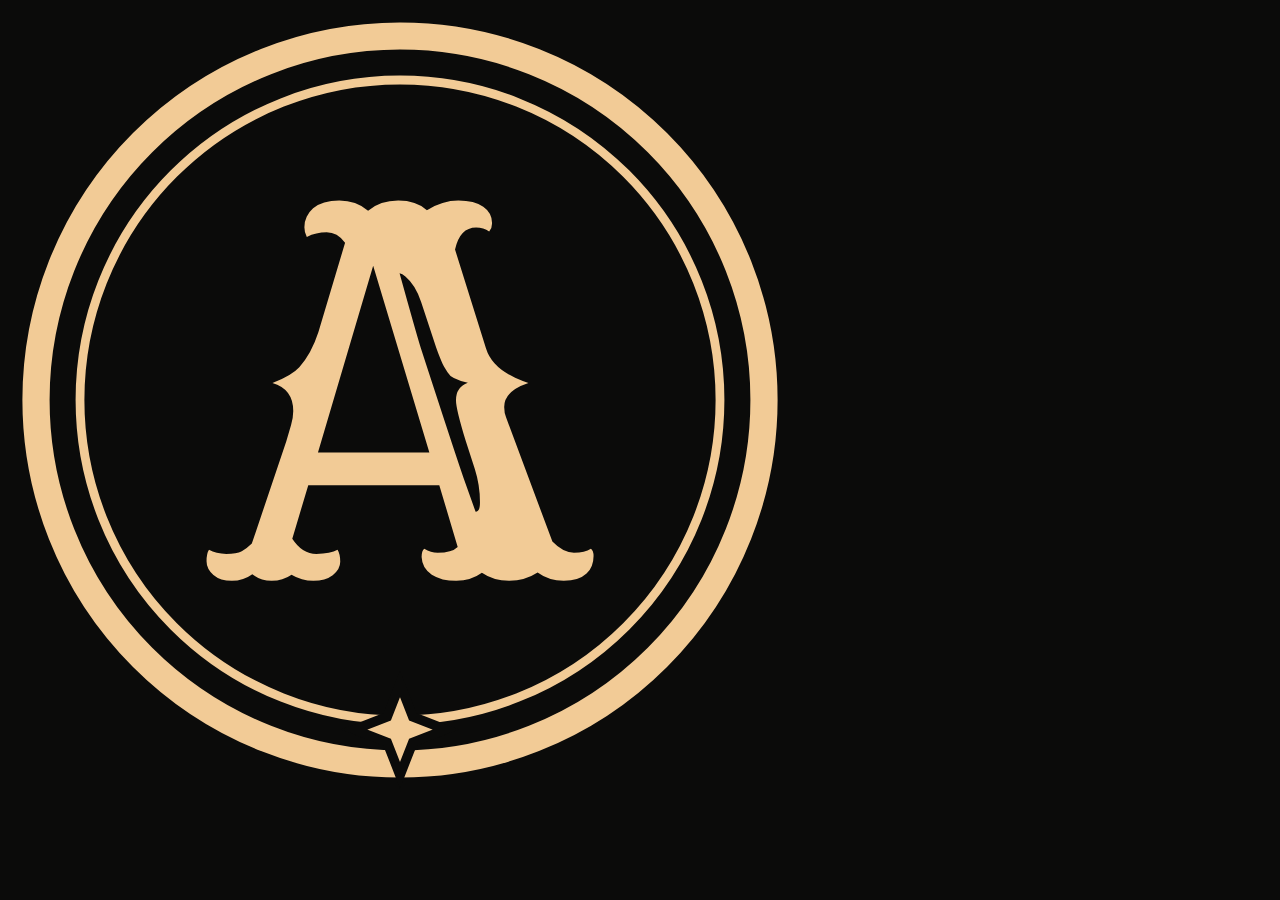
<file: tools/logo/favicon.html>
<!doctype html><html><head><meta charset="utf-8">
<!-- Favicon: "A" em Rye (mesma pegada western/vitoriana do logo), anel duplo e estrela de 4 pontas. Renderizar a 800px e reduzir. -->
<link rel="stylesheet" href="https://fonts.googleapis.com/css2?family=Rye&display=swap">
<style>html,body{margin:0;background:#0b0b0a}svg{display:block;width:800px;height:800px}</style></head><body>
<svg viewBox="0 0 100 100">
<rect width="100" height="100" fill="#0b0b0a"/>
<circle cx="50" cy="50" r="45.5" fill="none" stroke="#f2cb96" stroke-width="3.4"/>
<circle cx="50" cy="50" r="40" fill="none" stroke="#f2cb96" stroke-width="1.1"/>
<text x="50" y="72" text-anchor="middle" font-family="Rye" font-size="62" fill="#f2cb96">A</text>
<path d="M50 85.5 51.6 89.6 55.7 91.2 51.6 92.8 50 96.9 48.4 92.8 44.3 91.2 48.4 89.6Z" fill="#f2cb96" stroke="#0b0b0a" stroke-width="1.2"/>
</svg></body></html>
</file>
<file: assets/css/site.css>
/* Andre Azevedo — v5 (logo do cliente, topo no modelo DAC)
   Layout simétrico e organizado. Fonte do logo (Rye) em títulos, menu, rótulos e botões; IBM Plex Sans no texto corrido.
   Paleta de luxo em 4 tons: ônix (âncora), oxblood (profundidade), ouro areia do logo (metal), marfim (neutro). */
:root{
  --onix:#0b0b0a;
  --onix2:#141413;
  --onix3:#1c1b19;
  --oxblood:#5c1a1b;
  --oxblood2:#45120f;
  --ouro:#ecc590;
  --ouro2:#d4aa70;
  --marfim:#efe9df;
  --cinza:#a39d93;
  --cinza2:#6f6a62;
  --linha:rgba(239,233,223,.12);
  --ease:cubic-bezier(.16,.84,.32,1);
  --titulo:"Rye",Georgia,serif;
  --texto:"IBM Plex Sans",system-ui,sans-serif;
  --mono:"Rye",Georgia,serif;
  --g:clamp(16px,4.5vw,48px);
  --max:1200px;
}
*,*::before,*::after{box-sizing:border-box}
html{-webkit-text-size-adjust:100%;scroll-behavior:smooth;background:var(--onix)}
@media (prefers-reduced-motion:reduce){html{scroll-behavior:auto}}
body{margin:0;background:var(--onix);color:var(--marfim);font:400 16px/1.65 var(--texto);overflow-x:hidden;-webkit-font-smoothing:antialiased}
img{display:block;max-width:100%;height:auto}
a{color:inherit}
button,input,select,textarea{font:inherit;color:inherit}
::selection{background:var(--ouro);color:var(--onix)}
:focus-visible{outline:1px solid var(--ouro);outline-offset:4px}
.sr{position:absolute;width:1px;height:1px;overflow:hidden;clip:rect(0 0 0 0);white-space:nowrap}
.wrap{width:100%;max-width:var(--max);margin:0 auto;padding:0 var(--g)}
.centro{text-align:center}

/* ---------- tipografia ---------- */
.rot{display:inline-flex;align-items:center;gap:10px;font:400 12px/1.4 var(--mono);letter-spacing:.16em;text-transform:uppercase;color:var(--ouro);margin:0}
.rot::before{content:"";width:22px;height:1px;background:currentColor}
.centro .rot::after{content:"";width:22px;height:1px;background:currentColor}
h1,h2,h3{font-family:var(--titulo);font-weight:400;line-height:1.15;letter-spacing:.01em;margin:0}
h2{font-size:clamp(28px,4.6vw,52px)}
h3{font-size:clamp(17px,1.8vw,20px);font-weight:400;letter-spacing:.02em}
p{margin:0 0 1em}
.lead{font-size:clamp(16px,1.6vw,18px);line-height:1.65;color:var(--cinza);max-width:34em;margin:0}
.centro .lead{margin-left:auto;margin-right:auto}
.ouro{color:var(--ouro)}
.a-preencher{color:var(--cinza);font-style:normal;white-space:nowrap}
.a-preencher::before{content:"";display:inline-block;width:6px;height:6px;border:1px solid var(--ouro);margin:0 8px 2px 0;vertical-align:middle;transform:rotate(45deg)}

/* ---------- topo: logo grande centralizado, menu logo abaixo (modelo DAC) ---------- */
.topo{display:grid;place-items:center;padding:clamp(32px,5vw,60px) var(--g);background:radial-gradient(ellipse 60% 75% at 50% 55%,rgba(92,26,27,.55),transparent 72%)}
.topo-logo{display:block}
.topo-logo img{width:min(400px,68vw);height:auto;filter:drop-shadow(0 0 28px rgba(236,197,144,.12))}
body.interna .topo{padding:clamp(22px,3.4vw,36px) var(--g)}
body.interna .topo-logo img{width:min(260px,54vw)}
.topo-logo img{opacity:0;transform:translateY(10px) scale(.985);transition:opacity 1s var(--ease),transform 1s var(--ease)}
.pronto .topo-logo img{opacity:1;transform:none}
.barra{position:sticky;top:0;z-index:40;background:rgba(11,11,10,.9);backdrop-filter:blur(12px);-webkit-backdrop-filter:blur(12px);border-top:1px solid var(--linha);border-bottom:1px solid var(--linha)}
.menu{display:flex;justify-content:center;gap:clamp(4px,4.5vw,64px);max-width:var(--max);margin:0 auto;padding:0 var(--g);list-style:none}
.menu a{position:relative;display:inline-flex;align-items:center;font:400 13px/1 var(--mono);letter-spacing:.14em;text-transform:uppercase;text-decoration:none;padding:20px 6px;color:var(--cinza);transition:color .3s var(--ease)}
.menu a::before{content:"";position:absolute;left:6px;right:6px;bottom:-1px;height:2px;background:var(--ouro);transform:scaleX(0);transition:transform .4s var(--ease)}
.menu a:hover{color:var(--marfim)}
.menu a:hover::before{transform:scaleX(.4)}
.menu a[aria-current]{color:var(--ouro)}
.menu a[aria-current]::before{transform:scaleX(1)}
@media (max-width:640px){
  .topo{padding:26px var(--g)}
  body.interna .topo{padding:18px var(--g)}
  .menu{justify-content:space-between;padding:0 calc(var(--g) - 4px)}
  .menu a{font-size:11px;letter-spacing:.06em;padding:17px 4px}
}
@media (max-width:360px){.menu a{font-size:10px;letter-spacing:.03em}}

/* ---------- botões ---------- */
.btn{display:inline-flex;align-items:center;justify-content:center;gap:14px;min-height:54px;padding:0 26px;text-decoration:none;font:400 13px/1 var(--mono);letter-spacing:.1em;text-transform:uppercase;cursor:pointer;border:1px solid var(--ouro);background:var(--ouro);color:var(--onix);position:relative;overflow:hidden;isolation:isolate;transition:color .4s var(--ease),border-color .4s var(--ease);-webkit-tap-highlight-color:transparent}
.btn::before{content:"";position:absolute;inset:0;background:var(--marfim);transform:translateY(101%);transition:transform .45s var(--ease);z-index:-1}
.btn svg{width:16px;height:16px;fill:none;stroke:currentColor;stroke-width:1.5;transition:transform .45s var(--ease);flex:none}
@media (hover:hover){.btn:hover::before{transform:none}.btn:hover{border-color:var(--marfim)}.btn:hover svg{transform:translateX(4px)}}
.btn:active{transform:translateY(1px)}
.btn.linha{background:transparent;color:var(--marfim);border-color:rgba(239,233,223,.32)}
.btn.linha::before{background:var(--ouro)}
@media (hover:hover){.btn.linha:hover{color:var(--onix);border-color:var(--ouro)}}
.btn.peq{min-height:44px;padding:0 18px;font-size:11px}
.acoes{display:flex;flex-wrap:wrap;gap:12px}
.centro .acoes{justify-content:center}
.link{font:400 13px/1.4 var(--mono);letter-spacing:.14em;text-transform:uppercase;text-decoration:none;display:inline-flex;gap:10px;align-items:center;padding:10px 0;color:var(--ouro);border-bottom:1px solid rgba(201,169,110,.35);transition:border-color .35s var(--ease),gap .35s var(--ease)}
.link svg{width:15px;height:15px;fill:none;stroke:currentColor;stroke-width:1.5}
.link:hover{border-color:var(--ouro);gap:16px}

/* ---------- moldura das fotos ---------- */
.moldura{position:relative;padding:12px;border:1px solid rgba(201,169,110,.35)}
.moldura .quadro{overflow:hidden;background:var(--onix3)}
.moldura .quadro img{width:100%;height:100%;object-fit:cover}

/* ---------- abertura: centralizada, abaixo do menu ---------- */
.hero{text-align:center;padding:clamp(56px,8vw,104px) 0 clamp(64px,9vw,112px)}
.hero .wrap{display:grid;justify-items:center;gap:24px}
.hero-status{color:var(--marfim)}
.hero-frase{font-size:clamp(26px,4.2vw,52px);line-height:1.2;max-width:19em}
.hero-frase .ouro{display:block}
.hero-sub{font:400 13px/1.9 var(--mono);letter-spacing:.12em;text-transform:uppercase;color:var(--cinza);margin:0}
.hero .acoes{justify-content:center;margin-top:8px}
.hero>.wrap>*{opacity:0;transform:translateY(14px);transition:opacity .9s var(--ease),transform .9s var(--ease)}
.hero>.wrap>*:nth-child(1){transition-delay:.25s}
.hero>.wrap>*:nth-child(2){transition-delay:.33s}
.hero>.wrap>*:nth-child(3){transition-delay:.41s}
.hero>.wrap>*:nth-child(4){transition-delay:.49s}
.pronto .hero>.wrap>*{opacity:1;transform:none}
@media (prefers-reduced-motion:reduce){.hero>.wrap>*,.topo-logo img{opacity:1!important;transform:none!important;transition:none!important}}

/* ---------- seções ---------- */
.secao{padding:clamp(80px,11vw,140px) 0}
.secao+.secao{border-top:1px solid var(--linha)}
.vinho{background:linear-gradient(180deg,var(--oxblood),var(--oxblood2));border-top:0!important}
.vinho+.secao{border-top:0}
.cab{display:grid;gap:18px;justify-items:center;text-align:center;margin-bottom:clamp(40px,6vw,64px)}
.cab .lead{margin:0 auto}
.mais{display:flex;justify-content:center;margin-top:48px}

/* ---------- grade de obras ---------- */
.grade{display:grid;grid-template-columns:repeat(2,1fr);gap:8px}
@media (min-width:720px){.grade{grid-template-columns:repeat(3,1fr);gap:12px}}
@media (min-width:1024px){.grade{grid-template-columns:repeat(4,1fr)}}
.obra{position:relative;display:block;width:100%;aspect-ratio:4/5;overflow:hidden;background:var(--onix3);border:0;padding:0;cursor:zoom-in;color:var(--marfim)}
.obra img{width:100%;height:100%;object-fit:cover;transition:transform .9s var(--ease)}
.obra::after{content:"";position:absolute;inset:8px;border:1px solid rgba(201,169,110,0);transition:border-color .45s var(--ease);pointer-events:none}
.obra .leg{position:absolute;left:0;right:0;bottom:0;padding:40px 16px 16px;background:linear-gradient(transparent,rgba(11,11,10,.88));text-align:left;font:500 13px/1.35 var(--texto);opacity:0;transform:translateY(6px);transition:opacity .4s var(--ease),transform .4s var(--ease)}
.obra .leg small{display:block;color:var(--ouro);font:400 11px/1.4 var(--mono);letter-spacing:.14em;text-transform:uppercase;margin-top:4px}
@media (hover:hover){.obra:hover img{transform:scale(1.04)}.obra:hover::after{border-color:rgba(201,169,110,.7)}.obra:hover .leg{opacity:1;transform:none}}

/* ---------- filtros ---------- */
.filtros{display:inline-flex;border:1px solid var(--linha);margin:0 auto 36px}
.filtros-wrap{display:flex;justify-content:center}
.filtros button{background:none;border:0;padding:0 20px;min-height:48px;font:400 12px/1 var(--mono);letter-spacing:.14em;text-transform:uppercase;cursor:pointer;transition:background .3s var(--ease),color .3s var(--ease);display:flex;gap:8px;align-items:center;white-space:nowrap;color:var(--cinza)}
.filtros button+button{border-left:1px solid var(--linha)}
.filtros button:hover{color:var(--marfim)}
.filtros button[aria-pressed=true]{background:var(--ouro);color:var(--onix)}
.filtros sup{font-size:9px;opacity:.7;top:0}
@media (max-width:480px){.filtros{display:flex;width:100%}.filtros button{flex:1;justify-content:center;padding:0 6px}}

/* ---------- estilos: dois cartões iguais ---------- */
.estilos{display:grid;gap:20px}
@media (min-width:860px){.estilos{grid-template-columns:1fr 1fr;gap:24px}}
.estilo{display:grid;gap:22px;padding:clamp(24px,3vw,36px);background:rgba(11,11,10,.28);border:1px solid rgba(201,169,110,.28);align-content:start}
.estilo-cab{display:flex;justify-content:space-between;align-items:baseline;gap:16px}
.estilo h3{font-size:clamp(24px,2.8vw,32px);font-weight:400}
.estilo .n{font:400 12px/1 var(--mono);letter-spacing:.14em;color:var(--ouro)}
.estilo p{color:rgba(239,233,223,.72);margin:0}
.amostra{display:grid;grid-template-columns:repeat(3,1fr);gap:8px}
.amostra a{display:block;aspect-ratio:4/5;overflow:hidden;background:var(--onix3)}
.amostra img{width:100%;height:100%;object-fit:cover;transition:transform .9s var(--ease)}
.amostra a:hover img{transform:scale(1.05)}

/* ---------- sobre ---------- */
.sobre{display:grid;gap:48px;align-items:center}
.sobre figure{margin:0}
.sobre .quadro{aspect-ratio:4/5}
.sobre-texto{display:grid;gap:20px;justify-items:start}
.fatos{list-style:none;padding:0;margin:12px 0 0;width:100%;border-top:1px solid var(--linha)}
.fatos li{display:grid;grid-template-columns:130px 1fr;gap:16px;padding:14px 0;border-bottom:1px solid var(--linha);font-size:15px}
.fatos li>span:first-child{font:400 11px/2.1 var(--mono);letter-spacing:.16em;text-transform:uppercase;color:var(--cinza)}
@media (min-width:960px){.sobre{grid-template-columns:1fr 1fr;gap:72px}}

/* ---------- passos ---------- */
.passos{list-style:none;margin:0;padding:0;display:grid;gap:16px}
@media (min-width:860px){.passos{grid-template-columns:repeat(3,1fr);gap:24px}}
.passos li{padding:32px 28px;border:1px solid var(--linha);background:var(--onix2);display:grid;gap:14px;align-content:start;transition:border-color .4s var(--ease)}
.passos li:hover{border-color:rgba(201,169,110,.45)}
.passos .n{font:400 40px/1 var(--titulo);color:var(--ouro);letter-spacing:-.03em}
.passos p{color:var(--cinza);margin:0}
.passos-nota{display:flex;flex-wrap:wrap;justify-content:center;gap:12px 40px;margin-top:32px;font-size:15px;color:var(--cinza)}

/* ---------- chamada ---------- */
.chamada{text-align:center}
.chamada h2{font-size:clamp(34px,6.4vw,76px);margin:20px 0 20px}
.chamada .lead{margin:0 auto 36px;color:rgba(239,233,223,.75)}

/* ---------- rodapé centralizado ---------- */
.rodape{padding:clamp(56px,7vw,88px) 0 28px;border-top:1px solid var(--linha);background:var(--onix);text-align:center}
.rodape .wrap{display:grid;justify-items:center;gap:32px}
.rodape-logo{display:block}
.rodape-logo img{width:clamp(180px,22vw,260px);height:auto}
.rodape-frase{font:400 12px/1.8 var(--mono);letter-spacing:.16em;text-transform:uppercase;color:var(--cinza);margin:-8px 0 0}
.colunas{display:grid;grid-template-columns:1fr;gap:28px;width:100%;max-width:820px;padding:32px 0;border-top:1px solid var(--linha);border-bottom:1px solid var(--linha)}
@media (min-width:720px){.colunas{grid-template-columns:repeat(3,1fr)}}
.rodape h4{margin:0 0 12px;font:400 12px/1.4 var(--mono);letter-spacing:.18em;text-transform:uppercase;color:var(--ouro)}
.rodape ul{list-style:none;margin:0;padding:0;display:grid;gap:6px;font-size:15px;color:var(--cinza)}
.rodape a{text-decoration:none;color:var(--marfim);transition:color .3s var(--ease)}
.rodape a:hover{color:var(--ouro)}
.aviso18{display:inline-flex;gap:14px;align-items:center;font-size:14px;color:var(--cinza);margin:0}
.aviso18 b{display:inline-grid;place-items:center;width:44px;height:44px;border:1px solid var(--ouro);color:var(--ouro);font:400 13px/1 var(--mono);flex:none}
.rodape .base{display:flex;flex-direction:column;align-items:center;gap:8px;color:var(--cinza2);font-size:13px}
.rodape .base a{text-decoration:underline;text-underline-offset:3px;color:var(--cinza)}

/* ---------- lightbox ---------- */
.lb{position:fixed;inset:0;z-index:100;background:rgba(8,8,7,.97);color:var(--marfim);display:grid;grid-template-rows:auto 1fr auto;opacity:0;visibility:hidden;transition:opacity .35s var(--ease),visibility .35s}
.lb.aberto{opacity:1;visibility:visible}
.lb-topo,.lb-base{display:flex;justify-content:space-between;align-items:center;padding:10px var(--g);gap:12px}
.lb-palco{position:relative;display:grid;place-items:center;overflow:hidden;touch-action:pan-y}
.lb-palco img{max-width:calc(100% - 2*var(--g));max-height:100%;object-fit:contain;transition:opacity .3s var(--ease)}
.lb button{background:none;border:1px solid var(--linha);color:inherit;min-width:48px;height:48px;cursor:pointer;font:400 12px/1 var(--mono);letter-spacing:.1em;text-transform:uppercase;padding:0 16px;transition:background .3s var(--ease),border-color .3s var(--ease),color .3s var(--ease)}
.lb button:hover{background:var(--ouro);border-color:var(--ouro);color:var(--onix)}
.lb [data-leg]{font:400 14px/1.4 var(--texto);text-align:center;color:var(--marfim);letter-spacing:0;text-transform:none}
.lb [data-leg]::before,.lb [data-cont]::before{display:none}

/* ---------- revelar ao rolar ---------- */
.rv{opacity:0;transform:translateY(20px);transition:opacity .9s var(--ease),transform .9s var(--ease)}
.rv.vis{opacity:1;transform:none}
@media (prefers-reduced-motion:reduce){.rv,.ab-texto>*,.ab-foto{opacity:1!important;transform:none!important;transition:none!important}}

/* ---------- progresso ---------- */
.progresso{position:fixed;left:0;right:0;top:0;height:2px;z-index:60;pointer-events:none}
.progresso i{display:block;height:100%;background:var(--ouro);transform-origin:left;transform:scaleX(var(--p,0))}

/* ---------- páginas internas ---------- */
.topo-pag{padding-top:clamp(56px,8vw,96px)}
.topo-pag h1{font-size:clamp(36px,6.4vw,76px)}

/* ---------- formulário ---------- */
.form{display:grid;gap:30px;max-width:720px;margin:0 auto;padding:clamp(24px,4vw,44px);border:1px solid var(--linha);background:var(--onix2)}
.campo{display:grid;gap:10px;border:0;padding:0;margin:0;min-width:0}
.campo label,.campo legend{font:400 12px/1.4 var(--mono);letter-spacing:.18em;text-transform:uppercase;color:var(--ouro);padding:0}
.campo legend{margin-bottom:10px}
.campo small{color:var(--cinza2);font-size:14px}
.campo input[type=text],.campo input[type=number],.campo textarea{width:100%;background:transparent;border:0;border-bottom:1px solid var(--linha);padding:12px 0;font-size:18px;border-radius:0;outline:0;transition:border-color .3s var(--ease)}
.campo textarea{min-height:130px;resize:vertical;border:1px solid var(--linha);padding:14px}
.campo input:focus,.campo textarea:focus{border-color:var(--ouro)}
.campo ::placeholder{color:var(--cinza2)}
.opcoes{display:flex;flex-wrap:wrap;gap:8px}
.opcoes label{position:relative;cursor:pointer;text-transform:none;letter-spacing:0;font:400 15px/1 var(--texto);color:var(--marfim)}
.opcoes input{position:absolute;opacity:0;pointer-events:none}
.opcoes span{display:flex;align-items:center;gap:10px;min-height:48px;padding:0 18px;border:1px solid var(--linha);transition:border-color .3s var(--ease),background .3s var(--ease),color .3s var(--ease)}
.opcoes input:checked+span{background:var(--ouro);border-color:var(--ouro);color:var(--onix)}
.opcoes input:focus-visible+span{outline:1px solid var(--ouro);outline-offset:3px}
.check{display:flex;gap:14px;align-items:flex-start;cursor:pointer;font-size:15px}
.check input{width:22px;height:22px;accent-color:var(--ouro);flex:none;margin:1px 0 0}
.previa{background:var(--onix);padding:20px;font:400 14px/1.7 var(--texto);white-space:pre-wrap;word-break:break-word;border-left:2px solid var(--ouro);color:var(--marfim)}
.envio{display:flex;flex-wrap:wrap;align-items:center;gap:16px 24px}
.nota{font-size:14px;color:var(--cinza);margin:0}
.ok{display:none;border:1px solid var(--ouro);padding:18px;font-size:15px;margin:0}
.ok.vis{display:block}

/* ---------- 404 ---------- */
.p404{min-height:80svh;display:flex;align-items:center}
.p404 .lead{margin:24px auto 32px}
@media (max-width:479px){.acoes .btn,.envio .btn{flex:1 1 100%}}
.hero-sub span{white-space:nowrap}
.hero-sub span+span::before{content:"· "}
@media (max-width:560px){.hero-frase{font-size:clamp(24px,7vw,30px)}.hero-sub span{display:block}.hero-sub span+span::before{content:none}}
</file>
